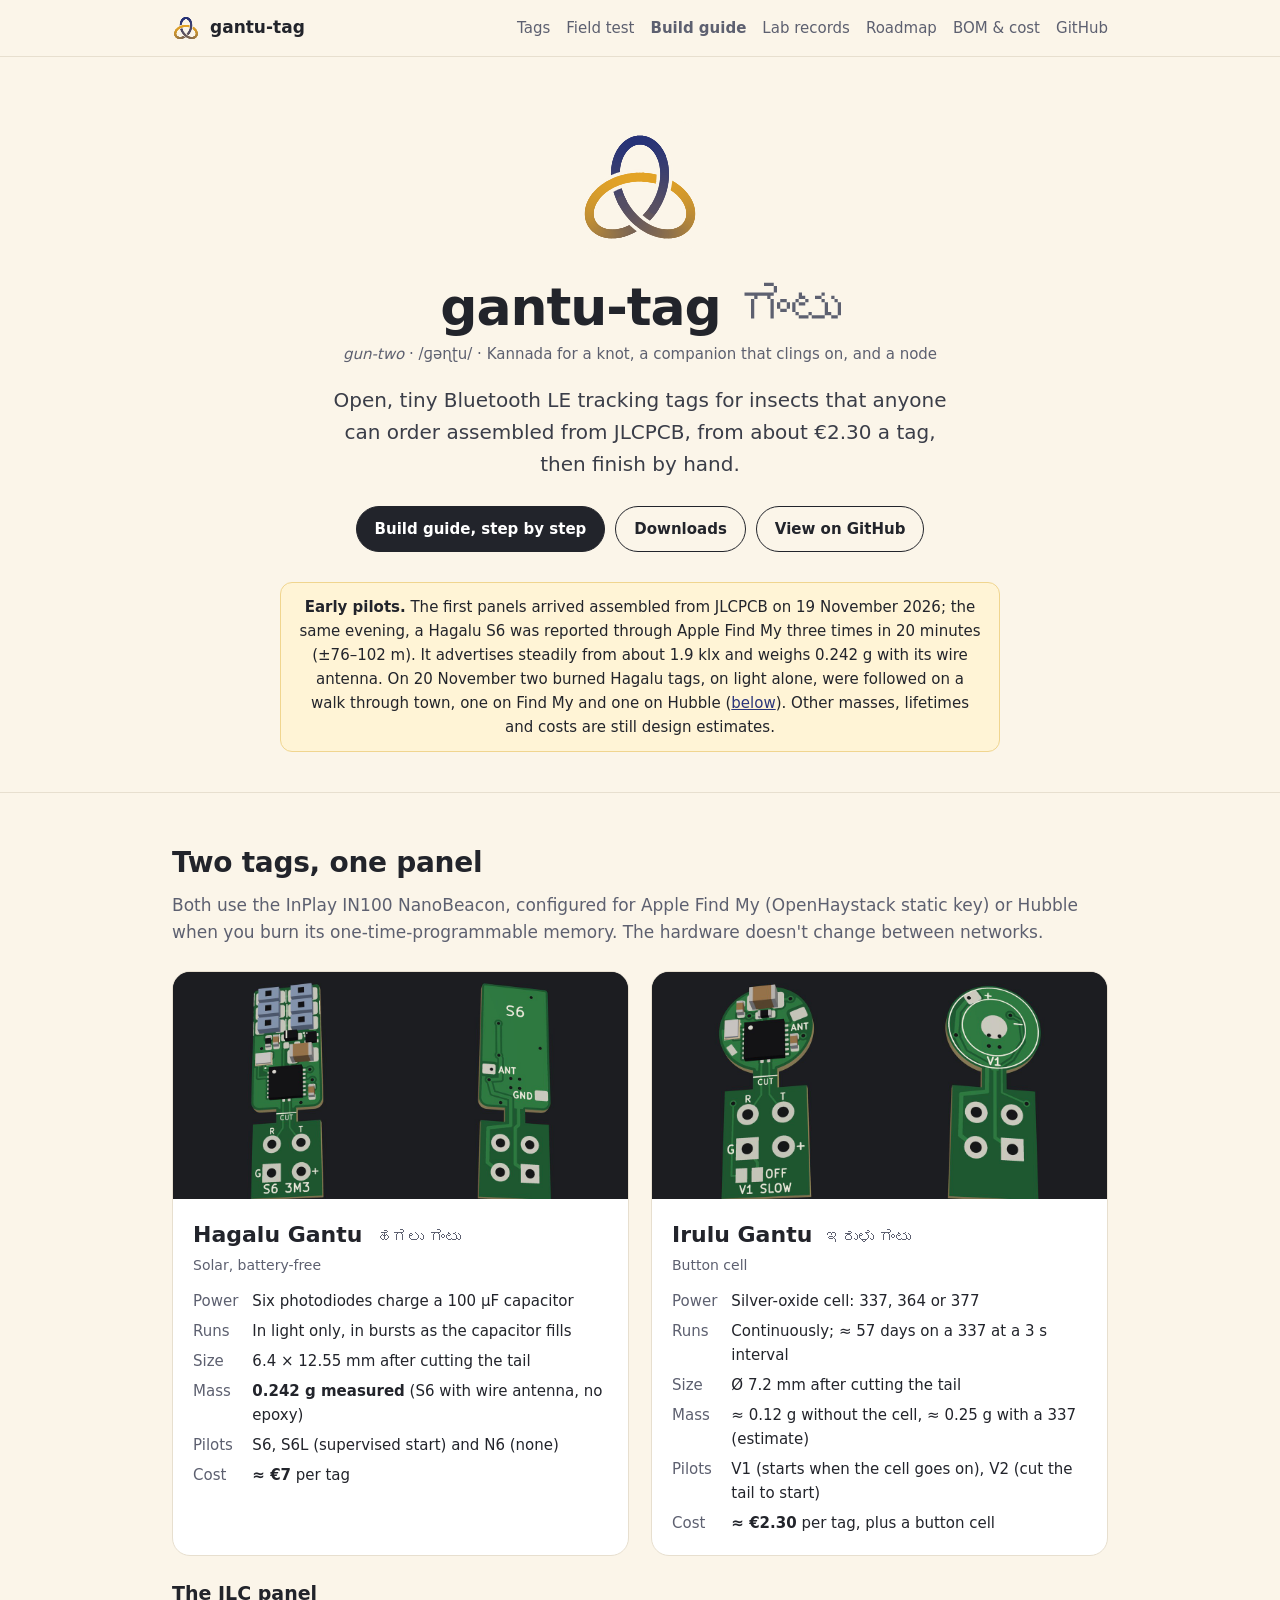
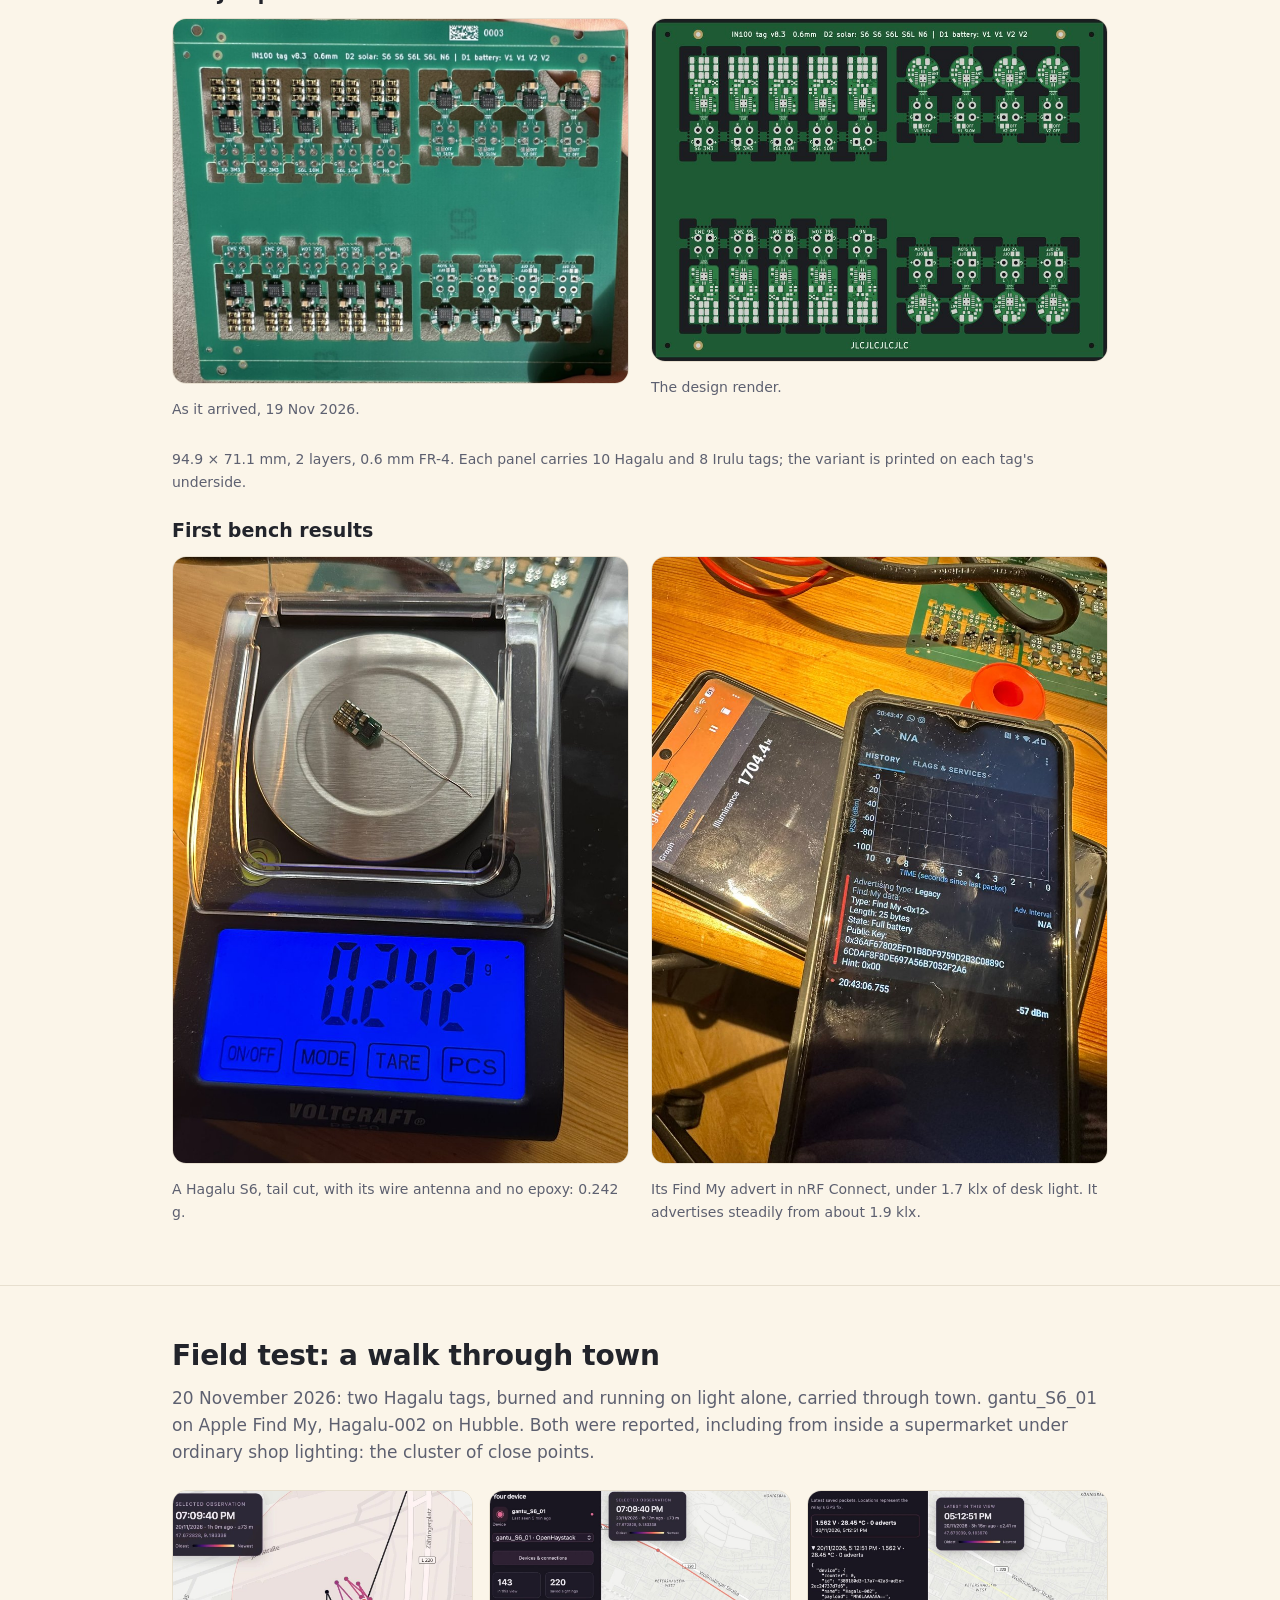
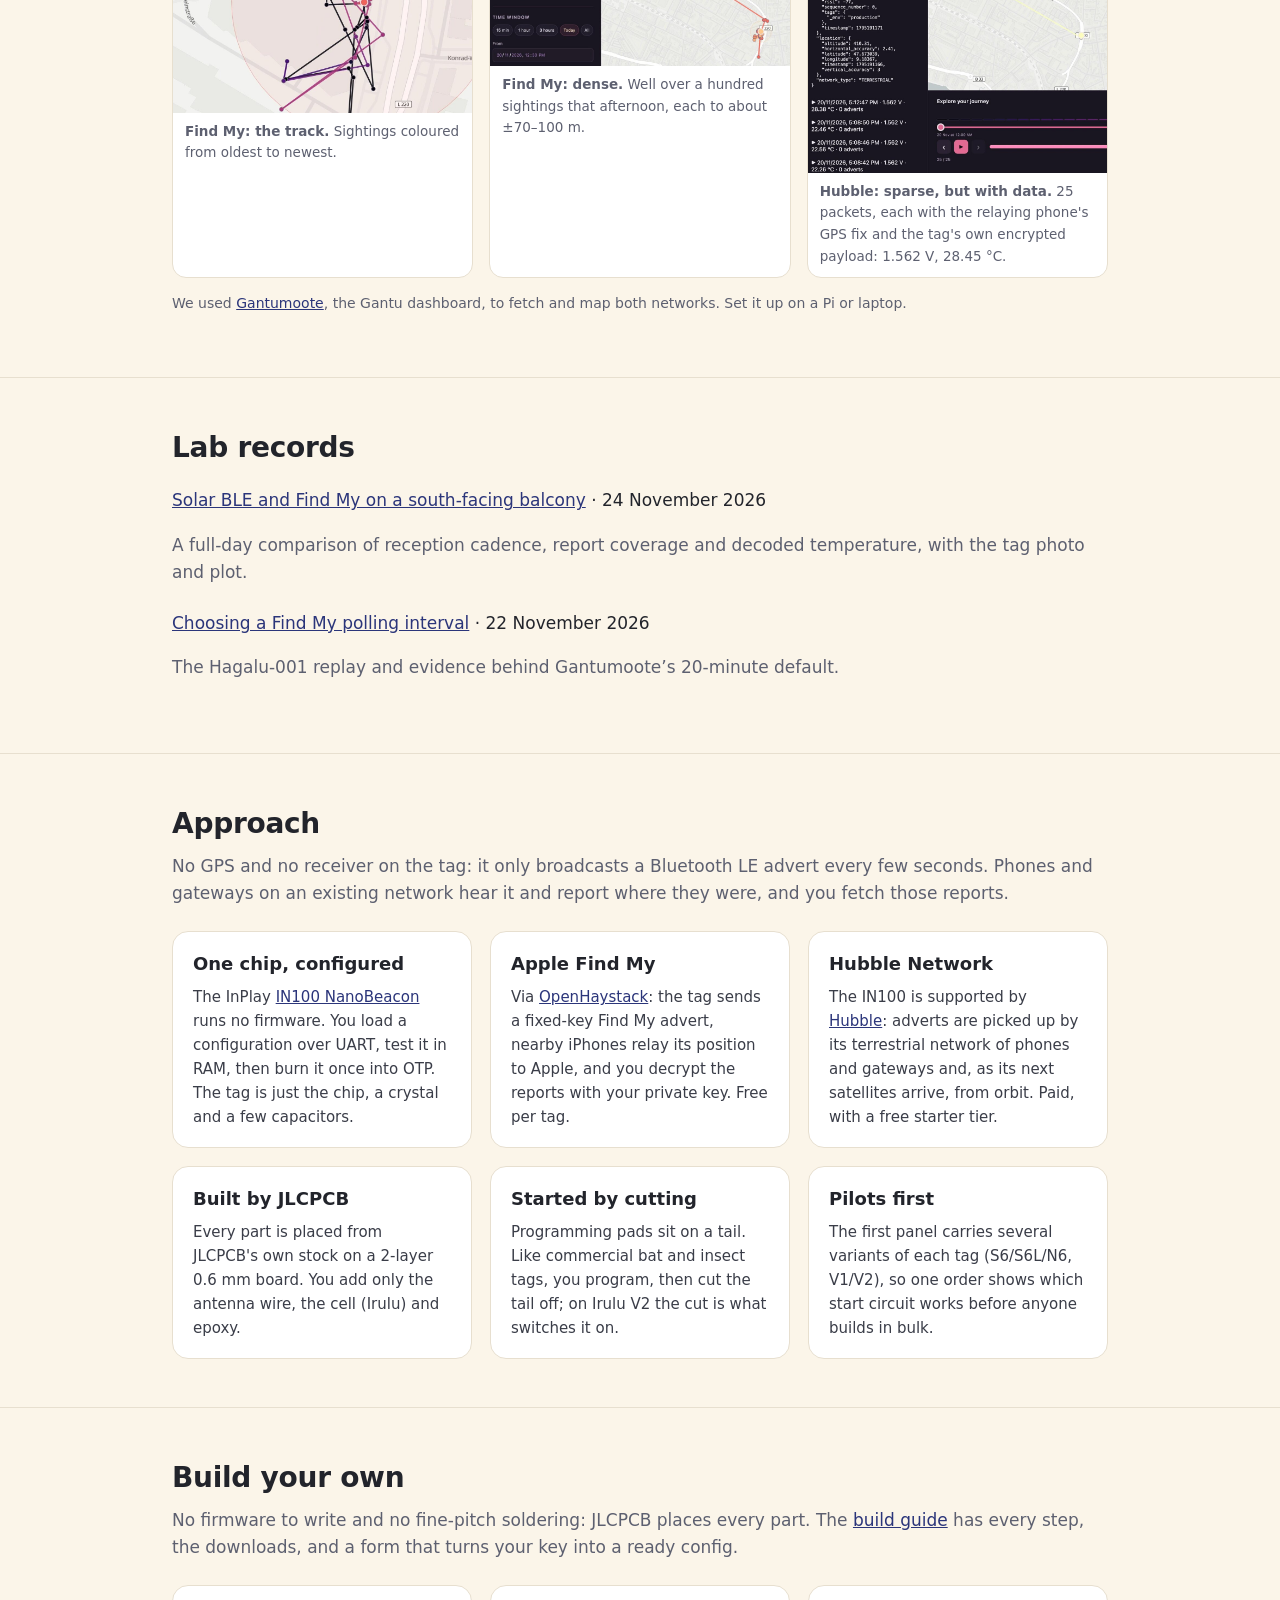
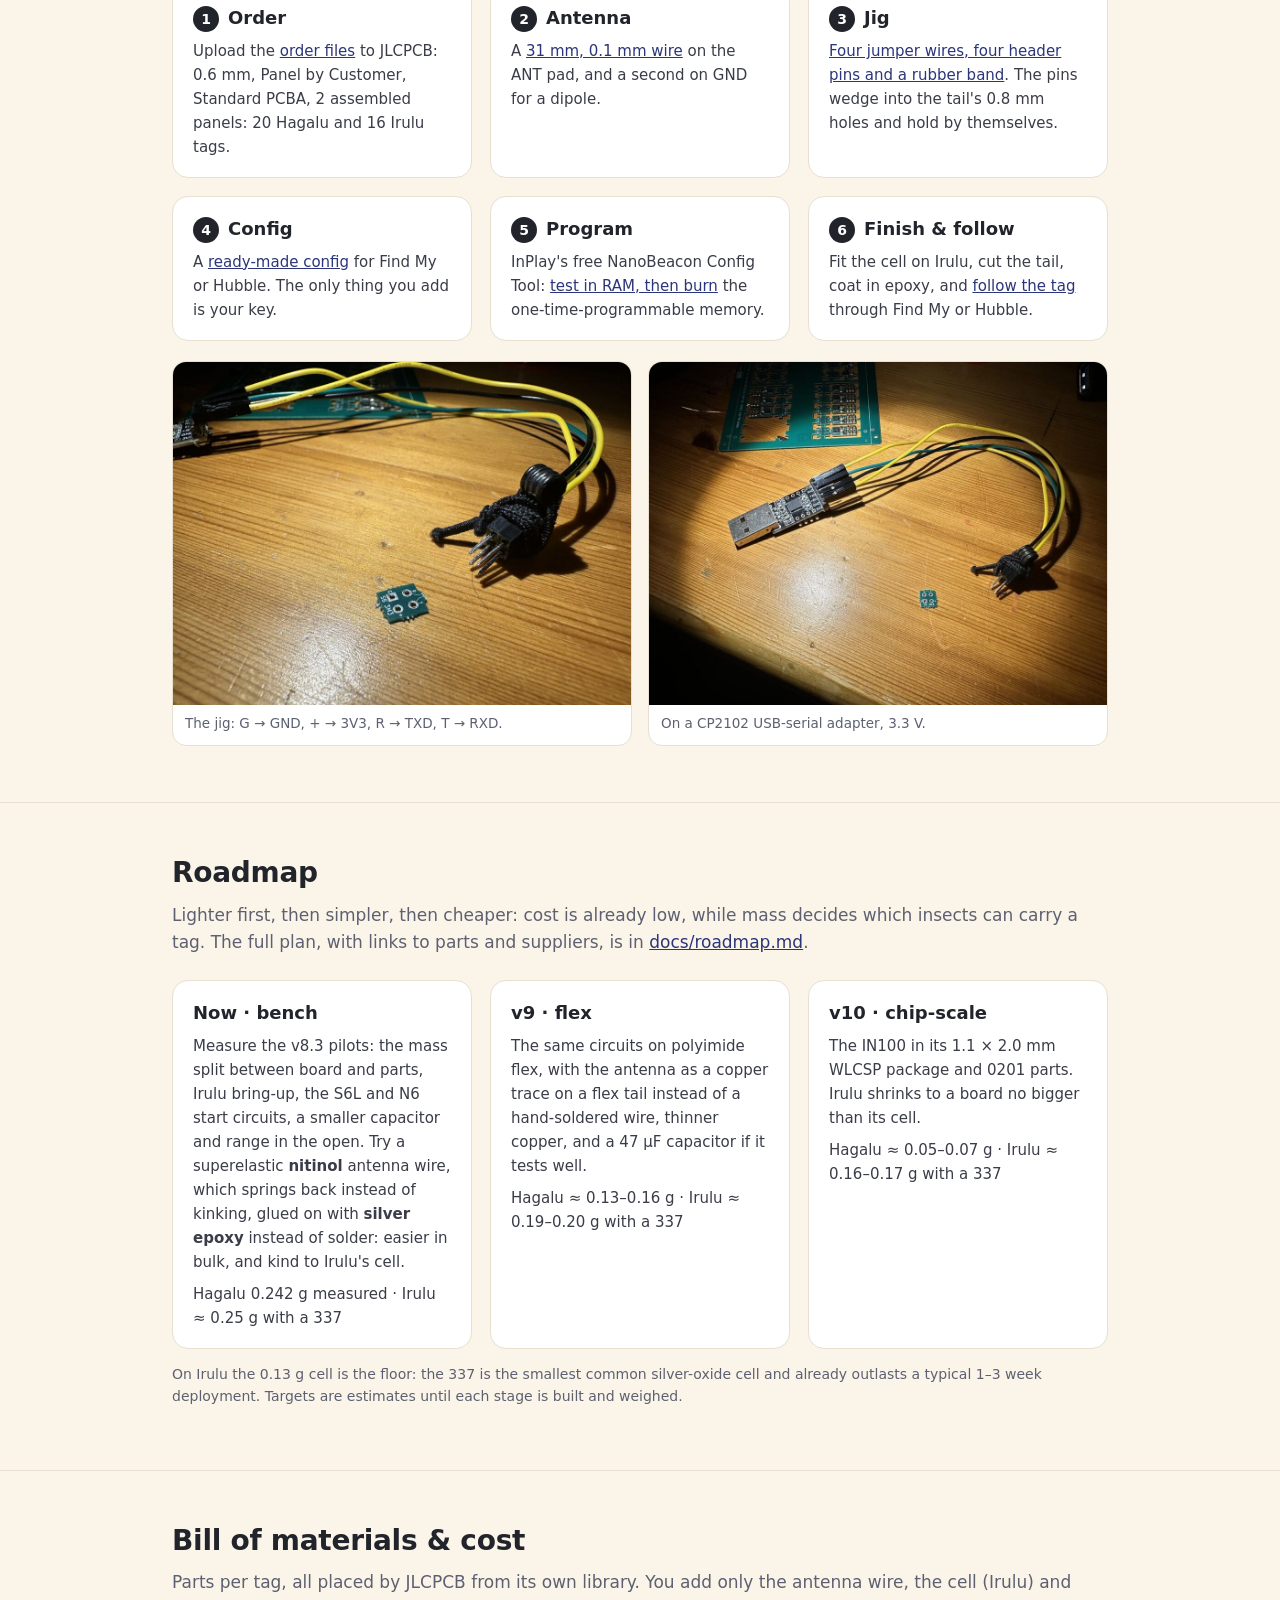
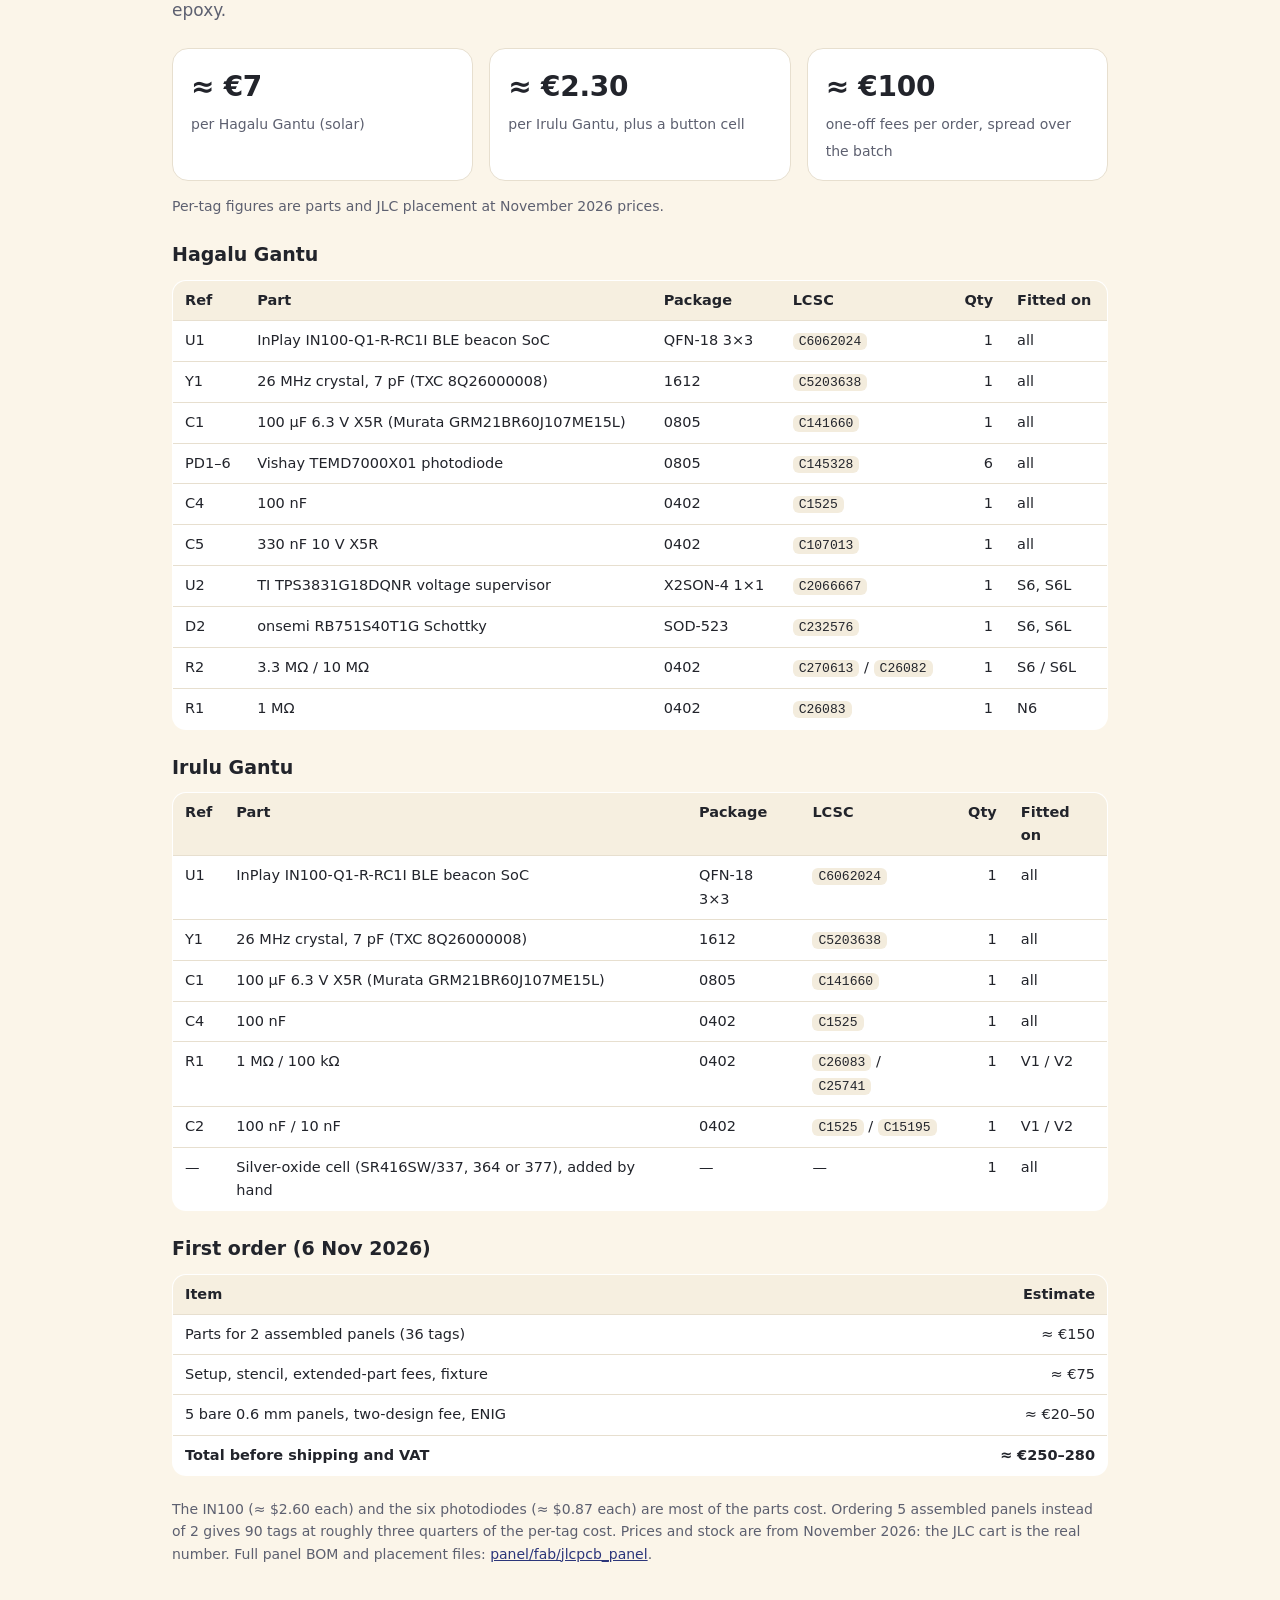
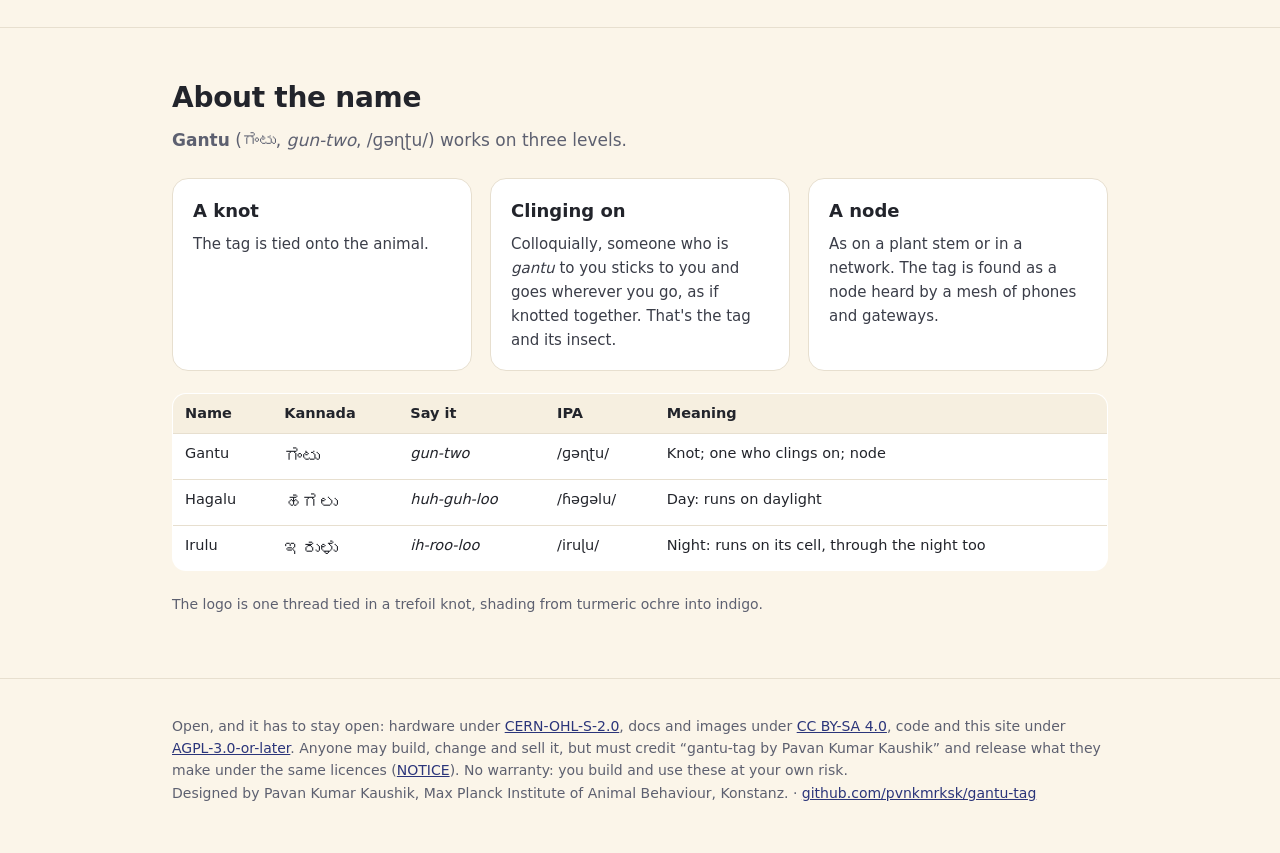
<file: index.html>
<!DOCTYPE html>
<html lang="en">
<head>
<meta charset="utf-8">
<meta name="viewport" content="width=device-width, initial-scale=1">
<title>gantu-tag · open BLE tracking tags for insects</title>
<meta name="description" content="Open, tiny Bluetooth LE tracking tags for insects that anyone can order from JLCPCB: Hagalu Gantu (solar) and Irulu Gantu (button cell), built on the InPlay IN100 for Apple Find My or Hubble.">
<meta property="og:title" content="gantu-tag · open BLE tracking tags for insects">
<meta property="og:description" content="Two open-hardware BLE tags, about 0.25 g, ready to order assembled from JLCPCB: about €7 solar, €2.30 with a button cell.">
<meta property="og:image" content="https://pvnkmrksk.github.io/gantu-tag/img/og.jpg">
<meta property="og:url" content="https://pvnkmrksk.github.io/gantu-tag/">
<meta name="twitter:card" content="summary_large_image">
<link rel="icon" type="image/svg+xml" href="img/gantu.svg">
<link rel="icon" type="image/png" sizes="32x32" href="img/favicon-32.png">
<link rel="apple-touch-icon" href="img/apple-touch-icon.png">
<meta name="theme-color" content="#FBF5E9">
<link rel="stylesheet" href="style.css">
</head>
<body>
<nav><div class="wrap">
  <a class="brand" href="#top"><img src="img/gantu.svg" alt="">gantu-tag</a>
  <div class="links"><a href="#tags">Tags</a><a href="#field" class="opt">Field test</a><a href="guide.html"><b>Build guide</b></a><a href="#lab-records" class="opt">Lab records</a><a href="#roadmap" class="opt">Roadmap</a><a href="#bom" class="opt">BOM &amp; cost</a><a href="https://github.com/pvnkmrksk/gantu-tag">GitHub</a></div>
</div></nav>

<header id="top"><div class="wrap">
  <img class="logo" src="img/gantu.svg" alt="gantu-tag logo: a trefoil knot">
  <h1>gantu-tag <span class="kn">ಗಂಟು</span></h1>
  <p class="say"><i>gun-two</i> · /ɡəɳʈu/ · Kannada for a knot, a companion that clings on, and a node</p>
  <p class="lede">Open, tiny Bluetooth LE tracking tags for insects that anyone can order assembled from JLCPCB, from about €2.30 a tag, then finish by hand.</p>
  <div class="btns">
    <a class="btn primary" href="guide.html">Build guide, step by step</a>
    <a class="btn" href="guide.html#downloads">Downloads</a>
    <a class="btn" href="https://github.com/pvnkmrksk/gantu-tag">View on GitHub</a>
  </div>
  <p class="note"><b>Early pilots.</b> The first panels arrived assembled from JLCPCB on 19 November 2026; the same evening, a Hagalu S6 was reported through Apple Find My three times in 20 minutes (±76–102 m). It advertises steadily from about 1.9 klx and weighs 0.242 g with its wire antenna. On 20 November two burned Hagalu tags, on light alone, were followed on a walk through town, one on Find My and one on Hubble (<a href="#field">below</a>). Other masses, lifetimes and costs are still design estimates.</p>
</div></header>

<section id="tags"><div class="wrap">
  <h2>Two tags, one panel</h2>
  <p class="sub">Both use the InPlay IN100 NanoBeacon, configured for Apple Find My (OpenHaystack static key) or Hubble when you burn its one-time-programmable memory. The hardware doesn't change between networks.</p>
  <div class="tags">
    <article class="card">
      <div class="pics"><img src="img/hagalu-top.jpg" alt="Hagalu Gantu, top render" loading="lazy"><img src="img/hagalu-bottom.jpg" alt="Hagalu Gantu, bottom render" loading="lazy"></div>
      <div class="body">
        <h3>Hagalu Gantu <small>ಹಗಲು ಗಂಟು</small></h3>
        <p class="k">Solar, battery-free</p>
        <dl>
          <dt>Power</dt><dd>Six photodiodes charge a 100 µF capacitor</dd>
          <dt>Runs</dt><dd>In light only, in bursts as the capacitor fills</dd>
          <dt>Size</dt><dd>6.4 × 12.55 mm after cutting the tail</dd>
          <dt>Mass</dt><dd><b>0.242 g measured</b> (S6 with wire antenna, no epoxy)</dd>
          <dt>Pilots</dt><dd>S6, S6L (supervised start) and N6 (none)</dd>
          <dt>Cost</dt><dd><b>≈ €7</b> per tag</dd>
        </dl>
      </div>
    </article>
    <article class="card">
      <div class="pics"><img src="img/irulu-top.jpg" alt="Irulu Gantu, top render" loading="lazy"><img src="img/irulu-bottom.jpg" alt="Irulu Gantu, bottom render" loading="lazy"></div>
      <div class="body">
        <h3>Irulu Gantu <small>ಇರುಳು ಗಂಟು</small></h3>
        <p class="k">Button cell</p>
        <dl>
          <dt>Power</dt><dd>Silver-oxide cell: 337, 364 or 377</dd>
          <dt>Runs</dt><dd>Continuously; ≈ 57 days on a 337 at a 3 s interval</dd>
          <dt>Size</dt><dd>Ø 7.2 mm after cutting the tail</dd>
          <dt>Mass</dt><dd>≈ 0.12 g without the cell, ≈ 0.25 g with a 337 (estimate)</dd>
          <dt>Pilots</dt><dd>V1 (starts when the cell goes on), V2 (cut the tail to start)</dd>
          <dt>Cost</dt><dd><b>≈ €2.30</b> per tag, plus a button cell</dd>
        </dl>
      </div>
    </article>
  </div>
  <h3 class="t">The JLC panel</h3>
  <div class="tags">
    <div class="panel"><img src="img/panel-photo.jpg" alt="An assembled panel as it arrived from JLCPCB" loading="lazy"><p class="small">As it arrived, 19 Nov 2026.</p></div>
    <div class="panel"><img src="img/panel-top.jpg" alt="Render of the combined 0.6 mm panel" loading="lazy"><p class="small">The design render.</p></div>
  </div>
  <p class="small">94.9 × 71.1 mm, 2 layers, 0.6 mm FR-4. Each panel carries 10 Hagalu and 8 Irulu tags; the variant is printed on each tag's underside.</p>
  <h3 class="t">First bench results</h3>
  <div class="tags">
    <div class="panel"><img src="img/bench-scale.jpg" alt="A Hagalu S6 with its wire antenna on a 1 mg scale, reading 0.242 g" loading="lazy"><p class="small">A Hagalu S6, tail cut, with its wire antenna and no epoxy: 0.242 g.</p></div>
    <div class="panel"><img src="img/bench-findmy.jpg" alt="nRF Connect showing a Find My advert from the tag at -57 dBm, next to a phone reading 1704 lx" loading="lazy"><p class="small">Its Find My advert in nRF Connect, under 1.7 klx of desk light. It advertises steadily from about 1.9 klx.</p></div>
  </div>
</div></section>

<section id="field"><div class="wrap">
  <h2>Field test: a walk through town</h2>
  <p class="sub">20 November 2026: two Hagalu tags, burned and running on light alone, carried through town. gantu_S6_01 on Apple Find My, Hagalu-002 on Hubble. Both were reported, including from inside a supermarket under ordinary shop lighting: the cluster of close points.</p>
  <div class="figs">
    <figure><img src="img/walk-findmy-track.jpg" alt="Map of Find My sightings of a Hagalu tag, coloured from oldest to newest" loading="lazy"><figcaption><b>Find My: the track.</b> Sightings coloured from oldest to newest.</figcaption></figure>
    <figure><img src="img/walk-findmy-sightings.jpg" alt="Dashboard listing 143 Find My sightings in view and 220 saved" loading="lazy"><figcaption><b>Find My: dense.</b> Well over a hundred sightings that afternoon, each to about ±70–100 m.</figcaption></figure>
    <figure><img src="img/walk-hubble-payload.jpg" alt="A Hubble packet decoded as 1.562 V, 28.45 degrees C, 0 adverts, with the relay's GPS fix" loading="lazy"><figcaption><b>Hubble: sparse, but with data.</b> 25 packets, each with the relaying phone's GPS fix and the tag's own encrypted payload: 1.562 V, 28.45 °C.</figcaption></figure>
  </div>
  <p class="small">We used <a href="https://github.com/pvnkmrksk/gantumoote">Gantumoote</a>, the Gantu dashboard, to fetch and map both networks. Set it up on a Pi or laptop.</p>
</div></section>

<section id="lab-records"><div class="wrap">
  <h2>Lab records</h2>
  <p><a href="lab-records/2026-11-24-balcony-find-my.html">Solar BLE and Find My on a south-facing balcony</a> · <time datetime="2026-11-24">24 November 2026</time></p>
  <p class="sub">A full-day comparison of reception cadence, report coverage and decoded temperature, with the tag photo and plot.</p>
  <p><a href="lab-records/2026-11-22-find-my-polling.html">Choosing a Find My polling interval</a> · <time datetime="2026-11-22">22 November 2026</time></p>
  <p class="sub">The Hagalu-001 replay and evidence behind Gantumoote’s 20-minute default.</p>
</div></section>

<section id="approach"><div class="wrap">
  <h2>Approach</h2>
  <p class="sub">No GPS and no receiver on the tag: it only broadcasts a Bluetooth LE advert every few seconds. Phones and gateways on an existing network hear it and report where they were, and you fetch those reports.</p>
  <div class="steps nonum">
    <div class="step"><h3>One chip, configured</h3><p>The InPlay <a href="https://inplay-tech.com/in100">IN100 NanoBeacon</a> runs no firmware. You load a configuration over UART, test it in RAM, then burn it once into OTP. The tag is just the chip, a crystal and a few capacitors.</p></div>
    <div class="step"><h3>Apple Find My</h3><p>Via <a href="https://github.com/seemoo-lab/openhaystack">OpenHaystack</a>: the tag sends a fixed-key Find My advert, nearby iPhones relay its position to Apple, and you decrypt the reports with your private key. Free per tag.</p></div>
    <div class="step"><h3>Hubble Network</h3><p>The IN100 is supported by <a href="https://hubble.com">Hubble</a>: adverts are picked up by its terrestrial network of phones and gateways and, as its next satellites arrive, from orbit. Paid, with a free starter tier.</p></div>
    <div class="step"><h3>Built by JLCPCB</h3><p>Every part is placed from JLCPCB's own stock on a 2-layer 0.6 mm board. You add only the antenna wire, the cell (Irulu) and epoxy.</p></div>
    <div class="step"><h3>Started by cutting</h3><p>Programming pads sit on a tail. Like commercial bat and insect tags, you program, then cut the tail off; on Irulu V2 the cut is what switches it on.</p></div>
    <div class="step"><h3>Pilots first</h3><p>The first panel carries several variants of each tag (S6/S6L/N6, V1/V2), so one order shows which start circuit works before anyone builds in bulk.</p></div>
  </div>
</div></section>

<section id="build"><div class="wrap">
  <h2>Build your own</h2>
  <p class="sub">No firmware to write and no fine-pitch soldering: JLCPCB places every part. The <a href="guide.html">build guide</a> has every step, the downloads, and a form that turns your key into a ready config.</p>
  <div class="steps">
    <div class="step"><h3>Order</h3><p>Upload the <a href="guide.html#order">order files</a> to JLCPCB: 0.6 mm, Panel by Customer, Standard PCBA, 2 assembled panels: 20 Hagalu and 16 Irulu tags.</p></div>
    <div class="step"><h3>Antenna</h3><p>A <a href="guide.html#antenna">31 mm, 0.1 mm wire</a> on the ANT pad, and a second on GND for a dipole.</p></div>
    <div class="step"><h3>Jig</h3><p><a href="guide.html#jig">Four jumper wires, four header pins and a rubber band</a>. The pins wedge into the tail's 0.8 mm holes and hold by themselves.</p></div>
    <div class="step"><h3>Config</h3><p>A <a href="guide.html#configure">ready-made config</a> for Find My or Hubble. The only thing you add is your key.</p></div>
    <div class="step"><h3>Program</h3><p>InPlay's free NanoBeacon Config Tool: <a href="guide.html#program">test in RAM, then burn</a> the one-time-programmable memory.</p></div>
    <div class="step"><h3>Finish &amp; follow</h3><p>Fit the cell on Irulu, cut the tail, coat in epoxy, and <a href="guide.html#follow">follow the tag</a> through Find My or Hubble.</p></div>
  </div>
  <div class="figs" style="margin-top:20px">
    <figure><img src="img/jig-pins-rubber-band.jpg" alt="Four header pins in jumper wires, held square by an elastic band, next to a tail with holes marked G, R, T and +" loading="lazy"><figcaption>The jig: G → GND, + → 3V3, R → TXD, T → RXD.</figcaption></figure>
    <figure><img src="img/jig-cp2102-dupont.jpg" alt="The jig wired to a CP2102 USB-serial adapter" loading="lazy"><figcaption>On a CP2102 USB-serial adapter, 3.3 V.</figcaption></figure>
  </div>
</div></section>

<section id="roadmap"><div class="wrap">
  <h2>Roadmap</h2>
  <p class="sub">Lighter first, then simpler, then cheaper: cost is already low, while mass decides which insects can carry a tag. The full plan, with links to parts and suppliers, is in <a href="https://github.com/pvnkmrksk/gantu-tag/blob/main/docs/roadmap.md">docs/roadmap.md</a>.</p>
  <div class="steps nonum">
    <div class="step"><h3>Now · bench</h3><p>Measure the v8.3 pilots: the mass split between board and parts, Irulu bring-up, the S6L and N6 start circuits, a smaller capacitor and range in the open. Try a superelastic <b>nitinol</b> antenna wire, which springs back instead of kinking, glued on with <b>silver epoxy</b> instead of solder: easier in bulk, and kind to Irulu's cell.</p><p class="small" style="margin-top:8px">Hagalu 0.242 g measured · Irulu ≈ 0.25 g with a 337</p></div>
    <div class="step"><h3>v9 · flex</h3><p>The same circuits on polyimide flex, with the antenna as a copper trace on a flex tail instead of a hand-soldered wire, thinner copper, and a 47 µF capacitor if it tests well.</p><p class="small" style="margin-top:8px">Hagalu ≈ 0.13–0.16 g · Irulu ≈ 0.19–0.20 g with a 337</p></div>
    <div class="step"><h3>v10 · chip-scale</h3><p>The IN100 in its 1.1 × 2.0 mm WLCSP package and 0201 parts. Irulu shrinks to a board no bigger than its cell.</p><p class="small" style="margin-top:8px">Hagalu ≈ 0.05–0.07 g · Irulu ≈ 0.16–0.17 g with a 337</p></div>
  </div>
  <p class="small">On Irulu the 0.13 g cell is the floor: the 337 is the smallest common silver-oxide cell and already outlasts a typical 1–3 week deployment. Targets are estimates until each stage is built and weighed.</p>
</div></section>

<section id="bom"><div class="wrap">
  <h2>Bill of materials &amp; cost</h2>
  <p class="sub">Parts per tag, all placed by JLCPCB from its own library. You add only the antenna wire, the cell (Irulu) and epoxy.</p>

  <div class="cost">
    <div class="stat"><b>≈ €7</b><span>per Hagalu Gantu (solar)</span></div>
    <div class="stat"><b>≈ €2.30</b><span>per Irulu Gantu, plus a button cell</span></div>
    <div class="stat"><b>≈ €100</b><span>one-off fees per order, spread over the batch</span></div>
  </div>
  <p class="small" style="margin:-6px 0 18px">Per-tag figures are parts and JLC placement at November 2026 prices.</p>

  <h3 class="t">Hagalu Gantu</h3>
  <div class="tw"><table>
    <tr><th>Ref</th><th>Part</th><th>Package</th><th>LCSC</th><th class="n">Qty</th><th>Fitted on</th></tr>
    <tr><td>U1</td><td>InPlay IN100-Q1-R-RC1I BLE beacon SoC</td><td>QFN-18 3×3</td><td><code>C6062024</code></td><td class="n">1</td><td>all</td></tr>
    <tr><td>Y1</td><td>26 MHz crystal, 7 pF (TXC 8Q26000008)</td><td>1612</td><td><code>C5203638</code></td><td class="n">1</td><td>all</td></tr>
    <tr><td>C1</td><td>100 µF 6.3 V X5R (Murata GRM21BR60J107ME15L)</td><td>0805</td><td><code>C141660</code></td><td class="n">1</td><td>all</td></tr>
    <tr><td>PD1–6</td><td>Vishay TEMD7000X01 photodiode</td><td>0805</td><td><code>C145328</code></td><td class="n">6</td><td>all</td></tr>
    <tr><td>C4</td><td>100 nF</td><td>0402</td><td><code>C1525</code></td><td class="n">1</td><td>all</td></tr>
    <tr><td>C5</td><td>330 nF 10 V X5R</td><td>0402</td><td><code>C107013</code></td><td class="n">1</td><td>all</td></tr>
    <tr><td>U2</td><td>TI TPS3831G18DQNR voltage supervisor</td><td>X2SON-4 1×1</td><td><code>C2066667</code></td><td class="n">1</td><td>S6, S6L</td></tr>
    <tr><td>D2</td><td>onsemi RB751S40T1G Schottky</td><td>SOD-523</td><td><code>C232576</code></td><td class="n">1</td><td>S6, S6L</td></tr>
    <tr><td>R2</td><td>3.3 MΩ / 10 MΩ</td><td>0402</td><td><code>C270613</code> / <code>C26082</code></td><td class="n">1</td><td>S6 / S6L</td></tr>
    <tr><td>R1</td><td>1 MΩ</td><td>0402</td><td><code>C26083</code></td><td class="n">1</td><td>N6</td></tr>
  </table></div>

  <h3 class="t">Irulu Gantu</h3>
  <div class="tw"><table>
    <tr><th>Ref</th><th>Part</th><th>Package</th><th>LCSC</th><th class="n">Qty</th><th>Fitted on</th></tr>
    <tr><td>U1</td><td>InPlay IN100-Q1-R-RC1I BLE beacon SoC</td><td>QFN-18 3×3</td><td><code>C6062024</code></td><td class="n">1</td><td>all</td></tr>
    <tr><td>Y1</td><td>26 MHz crystal, 7 pF (TXC 8Q26000008)</td><td>1612</td><td><code>C5203638</code></td><td class="n">1</td><td>all</td></tr>
    <tr><td>C1</td><td>100 µF 6.3 V X5R (Murata GRM21BR60J107ME15L)</td><td>0805</td><td><code>C141660</code></td><td class="n">1</td><td>all</td></tr>
    <tr><td>C4</td><td>100 nF</td><td>0402</td><td><code>C1525</code></td><td class="n">1</td><td>all</td></tr>
    <tr><td>R1</td><td>1 MΩ / 100 kΩ</td><td>0402</td><td><code>C26083</code> / <code>C25741</code></td><td class="n">1</td><td>V1 / V2</td></tr>
    <tr><td>C2</td><td>100 nF / 10 nF</td><td>0402</td><td><code>C1525</code> / <code>C15195</code></td><td class="n">1</td><td>V1 / V2</td></tr>
    <tr><td>—</td><td>Silver-oxide cell (SR416SW/337, 364 or 377), added by hand</td><td>—</td><td>—</td><td class="n">1</td><td>all</td></tr>
  </table></div>

  <h3 class="t">First order (6 Nov 2026)</h3>
  <div class="tw"><table>
    <tr><th>Item</th><th class="n">Estimate</th></tr>
    <tr><td>Parts for 2 assembled panels (36 tags)</td><td class="n">≈ €150</td></tr>
    <tr><td>Setup, stencil, extended-part fees, fixture</td><td class="n">≈ €75</td></tr>
    <tr><td>5 bare 0.6 mm panels, two-design fee, ENIG</td><td class="n">≈ €20–50</td></tr>
    <tr><td><b>Total before shipping and VAT</b></td><td class="n"><b>≈ €250–280</b></td></tr>
  </table></div>
  <p class="small">The IN100 (≈ $2.60 each) and the six photodiodes (≈ $0.87 each) are most of the parts cost. Ordering 5 assembled panels instead of 2 gives 90 tags at roughly three quarters of the per-tag cost. Prices and stock are from November 2026: the JLC cart is the real number. Full panel BOM and placement files: <a href="https://github.com/pvnkmrksk/gantu-tag/tree/main/panel/fab/jlcpcb_panel">panel/fab/jlcpcb_panel</a>.</p>
</div></section>

<section id="name"><div class="wrap">
  <h2>About the name</h2>
  <p class="sub"><b>Gantu</b> (ಗಂಟು, <i>gun-two</i>, /ɡəɳʈu/) works on three levels.</p>
  <div class="steps nonum">
    <div class="step"><h3>A knot</h3><p>The tag is tied onto the animal.</p></div>
    <div class="step"><h3>Clinging on</h3><p>Colloquially, someone who is <i>gantu</i> to you sticks to you and goes wherever you go, as if knotted together. That's the tag and its insect.</p></div>
    <div class="step"><h3>A node</h3><p>As on a plant stem or in a network. The tag is found as a node heard by a mesh of phones and gateways.</p></div>
  </div>
  <div class="tw" style="margin-top:22px"><table class="name">
    <tr><th>Name</th><th>Kannada</th><th>Say it</th><th>IPA</th><th>Meaning</th></tr>
    <tr><td>Gantu</td><td>ಗಂಟು</td><td><i>gun-two</i></td><td>/ɡəɳʈu/</td><td>Knot; one who clings on; node</td></tr>
    <tr><td>Hagalu</td><td>ಹಗಲು</td><td><i>huh-guh-loo</i></td><td>/ɦəɡəlu/</td><td>Day: runs on daylight</td></tr>
    <tr><td>Irulu</td><td>ಇರುಳು</td><td><i>ih-roo-loo</i></td><td>/iruɭu/</td><td>Night: runs on its cell, through the night too</td></tr>
  </table></div>
  <p class="small">The logo is one thread tied in a trefoil knot, shading from turmeric ochre into indigo.</p>
</div></section>

<footer><div class="wrap">
  Open, and it has to stay open: hardware under <a href="https://github.com/pvnkmrksk/gantu-tag/blob/main/LICENSE">CERN-OHL-S-2.0</a>, docs and images under <a href="https://github.com/pvnkmrksk/gantu-tag/blob/main/LICENSE-DOCS">CC BY-SA 4.0</a>, code and this site under <a href="https://github.com/pvnkmrksk/gantu-tag/blob/main/LICENSE-CODE">AGPL-3.0-or-later</a>. Anyone may build, change and sell it, but must credit “gantu-tag by Pavan Kumar Kaushik” and release what they make under the same licences (<a href="https://github.com/pvnkmrksk/gantu-tag/blob/main/NOTICE">NOTICE</a>). No warranty: you build and use these at your own risk.<br>
  Designed by Pavan Kumar Kaushik, Max Planck Institute of Animal Behaviour, Konstanz. · <a href="https://github.com/pvnkmrksk/gantu-tag">github.com/pvnkmrksk/gantu-tag</a>
</div></footer>
</body>
</html>
</file>
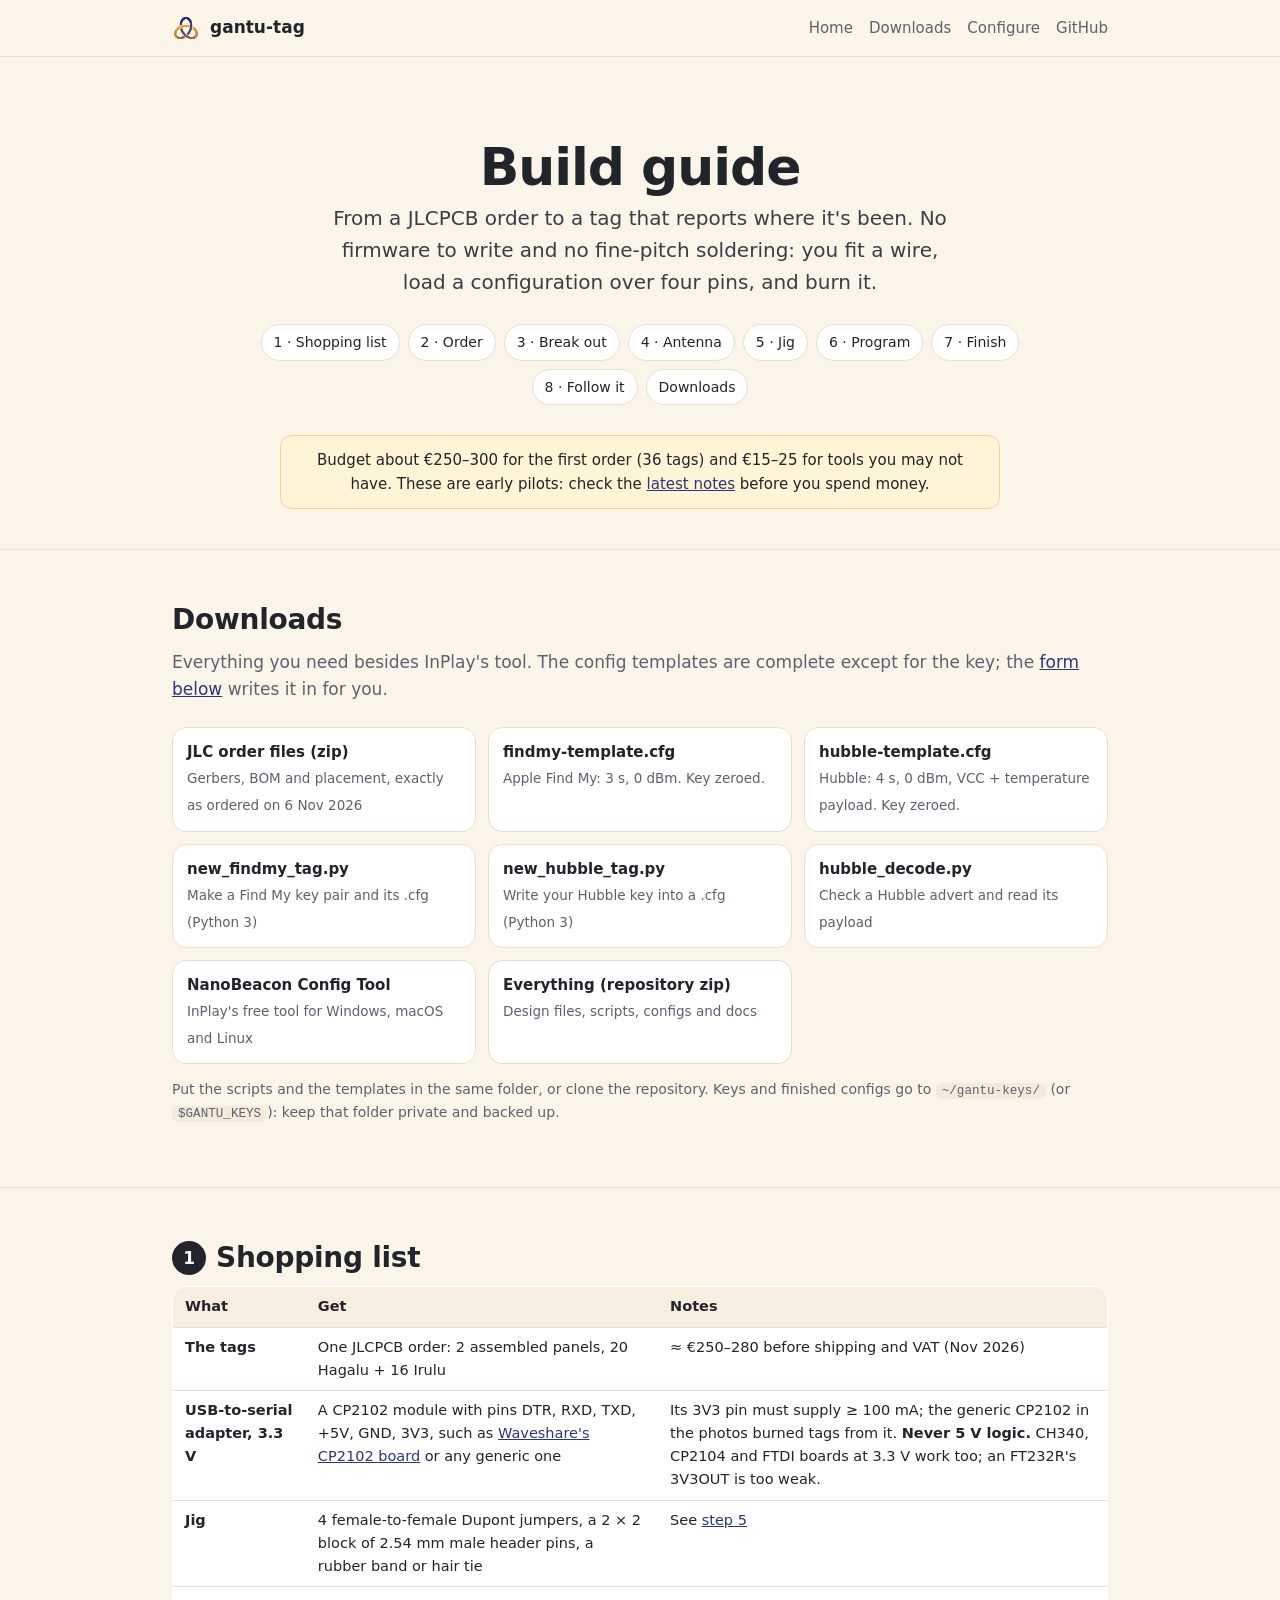
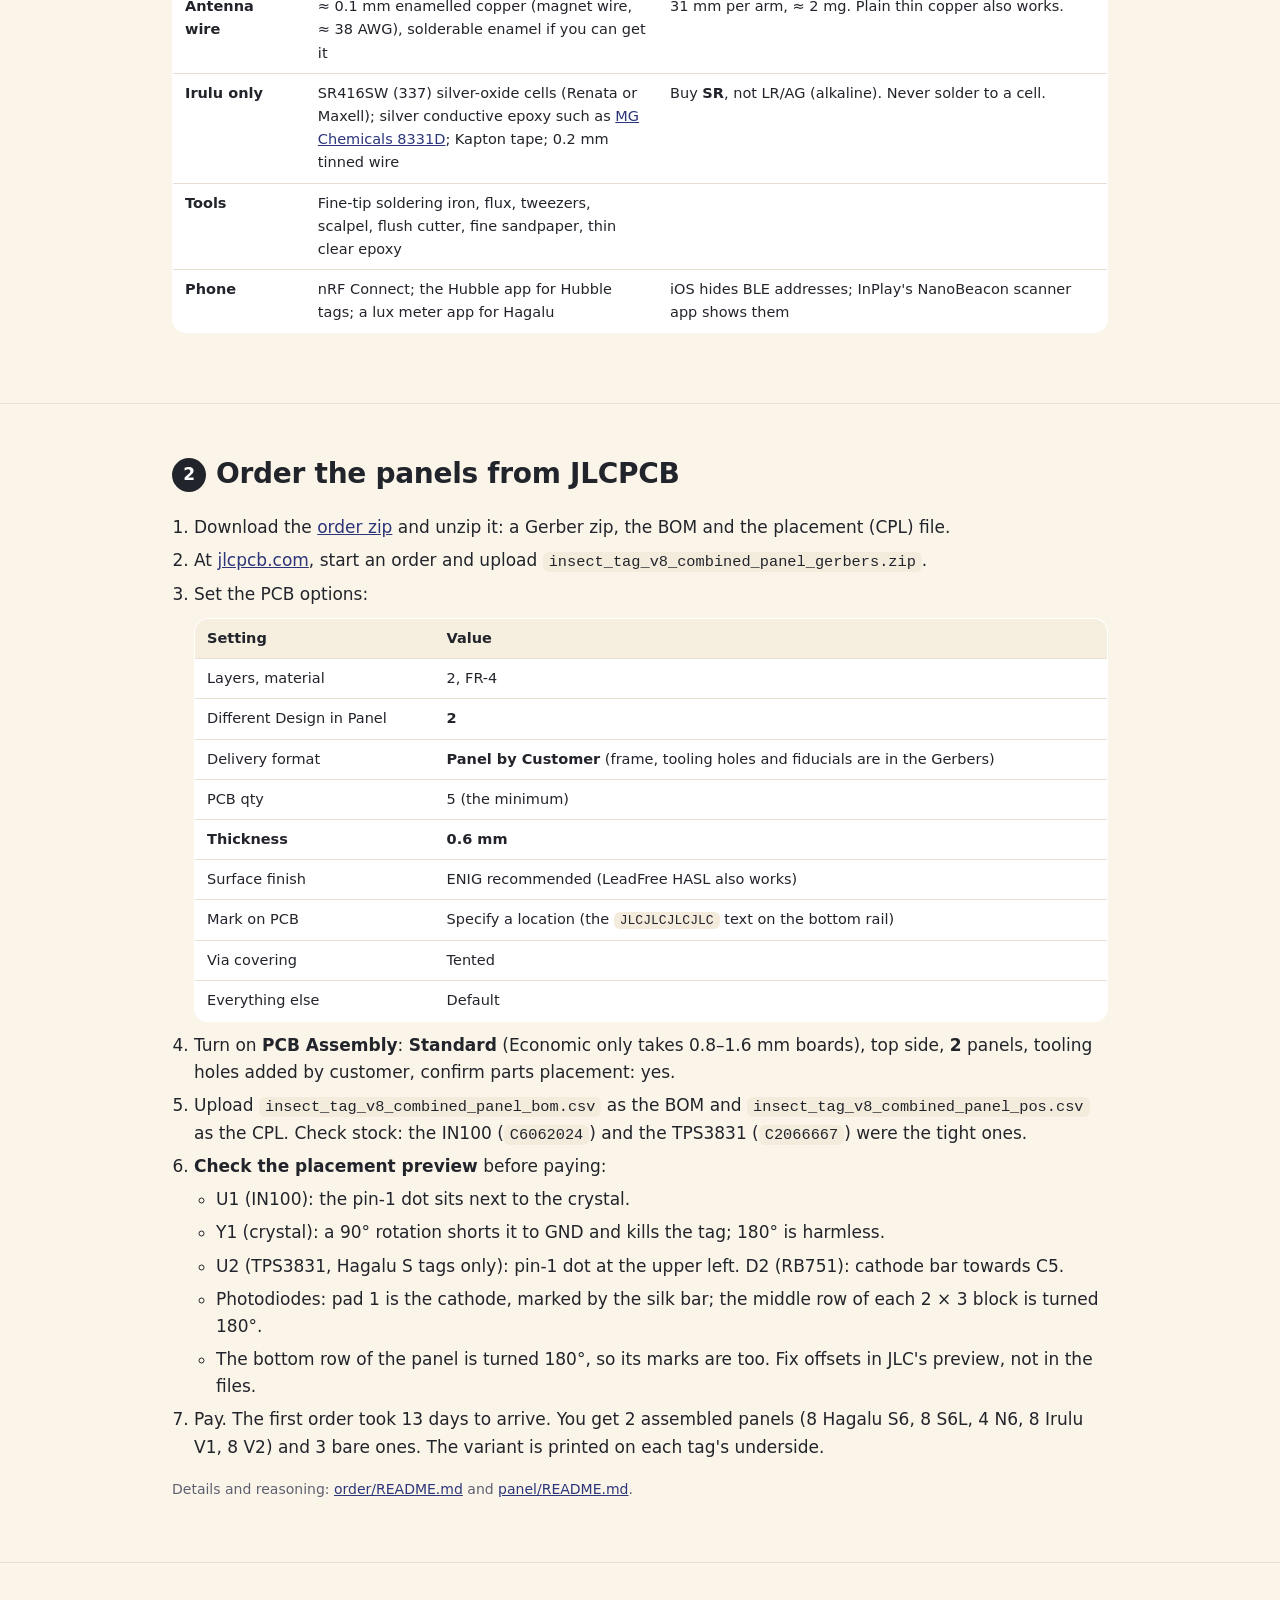
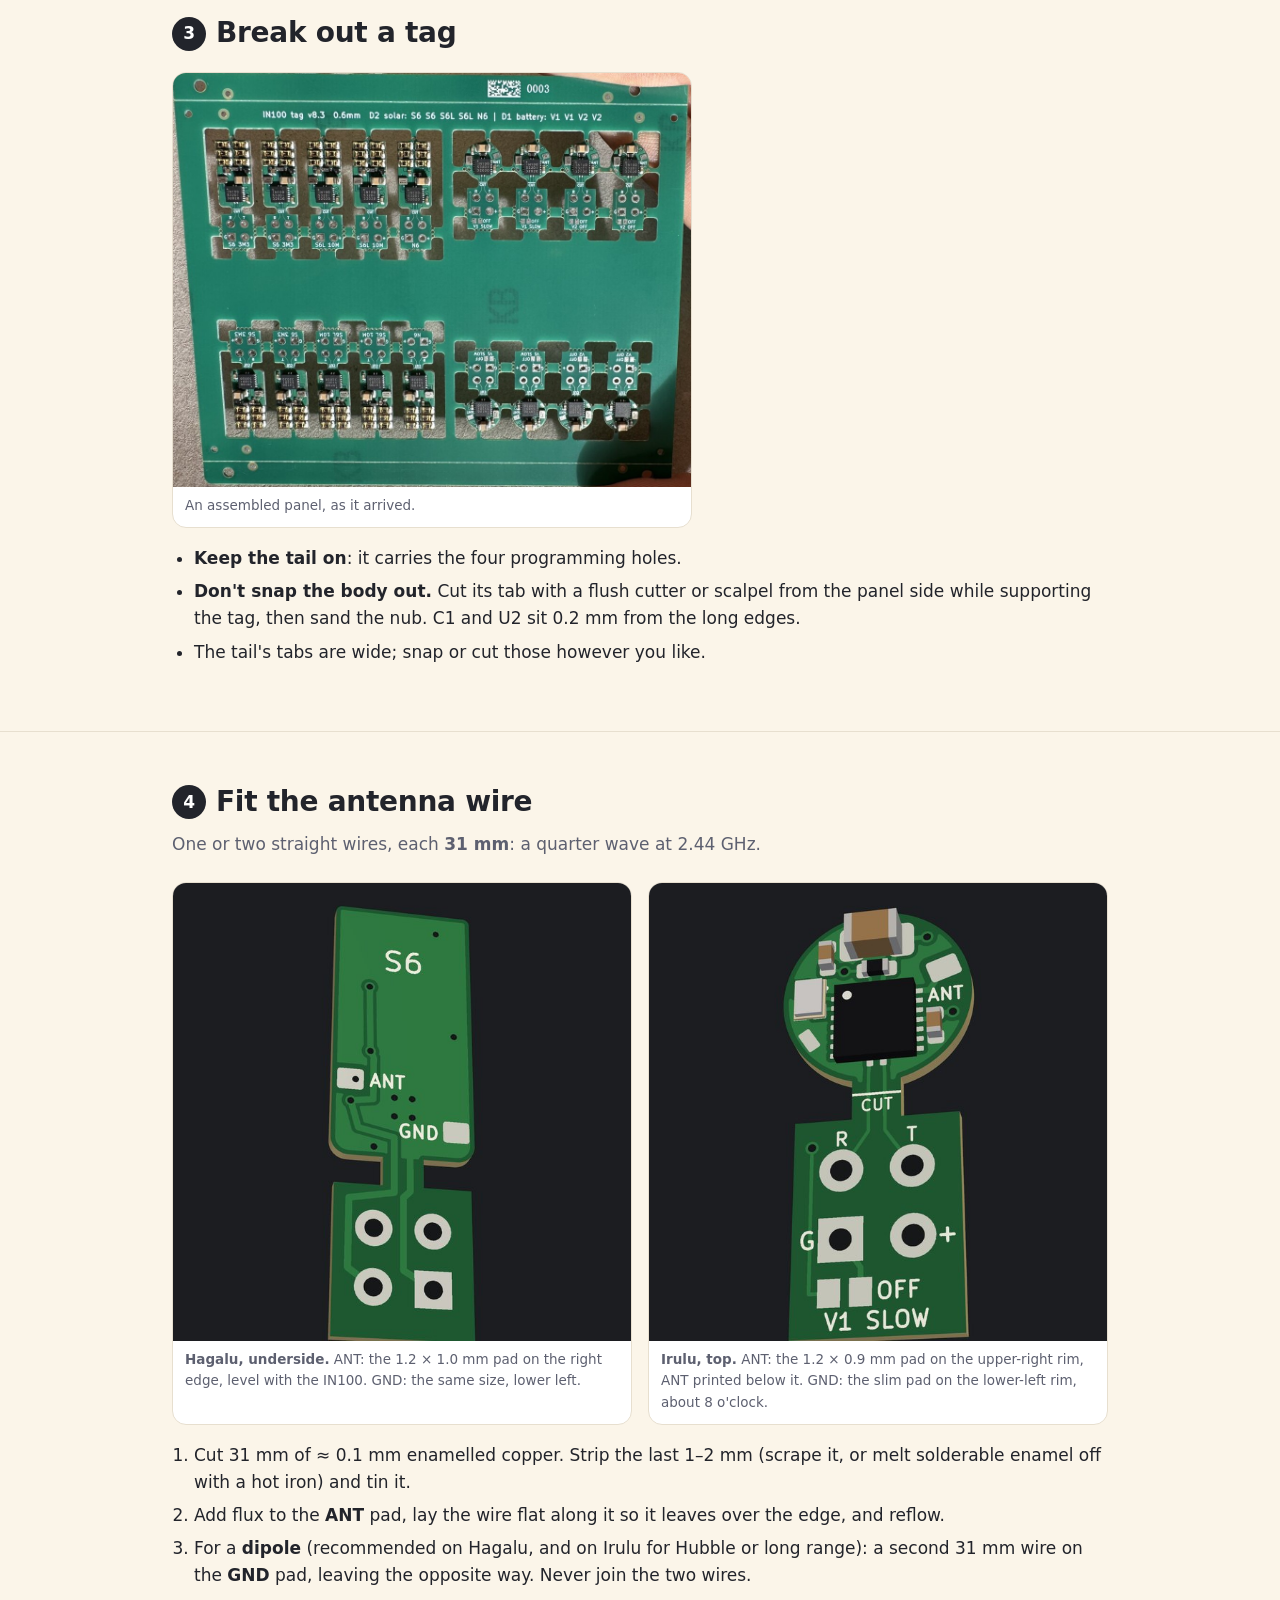
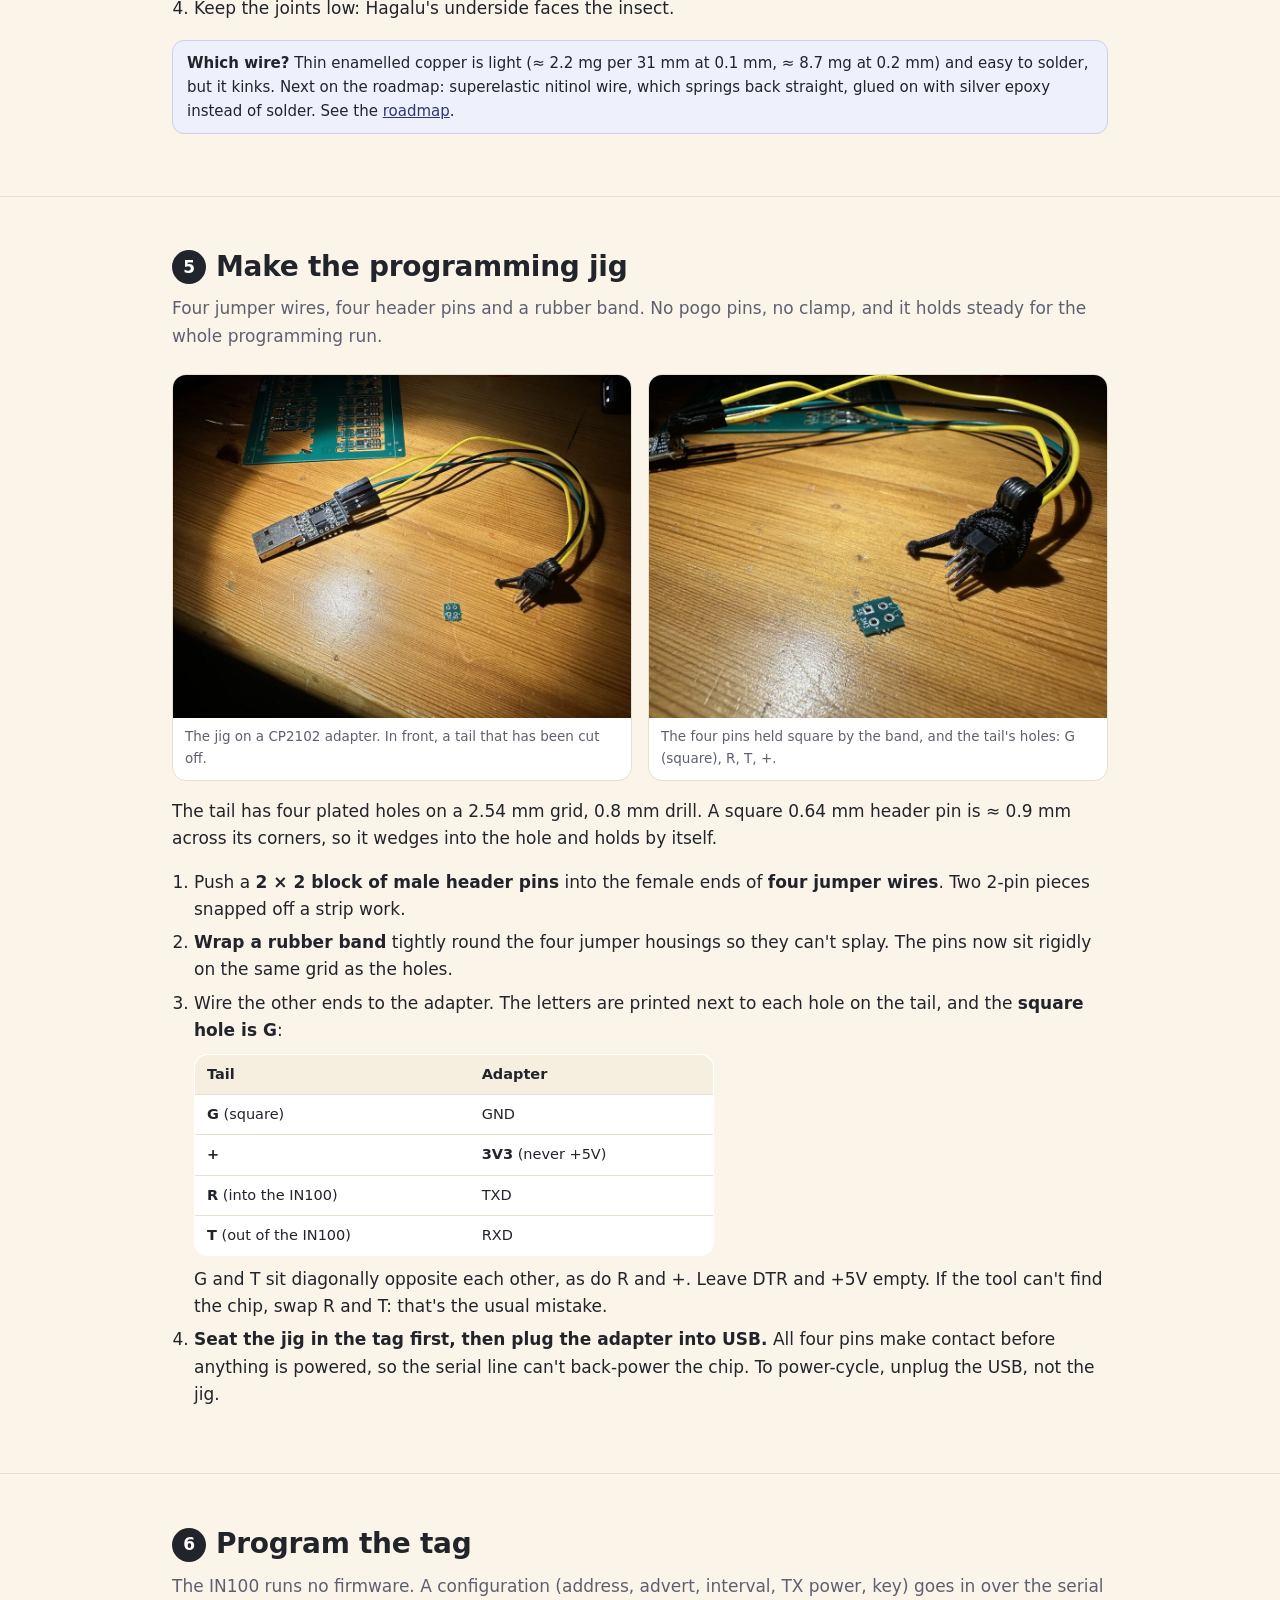
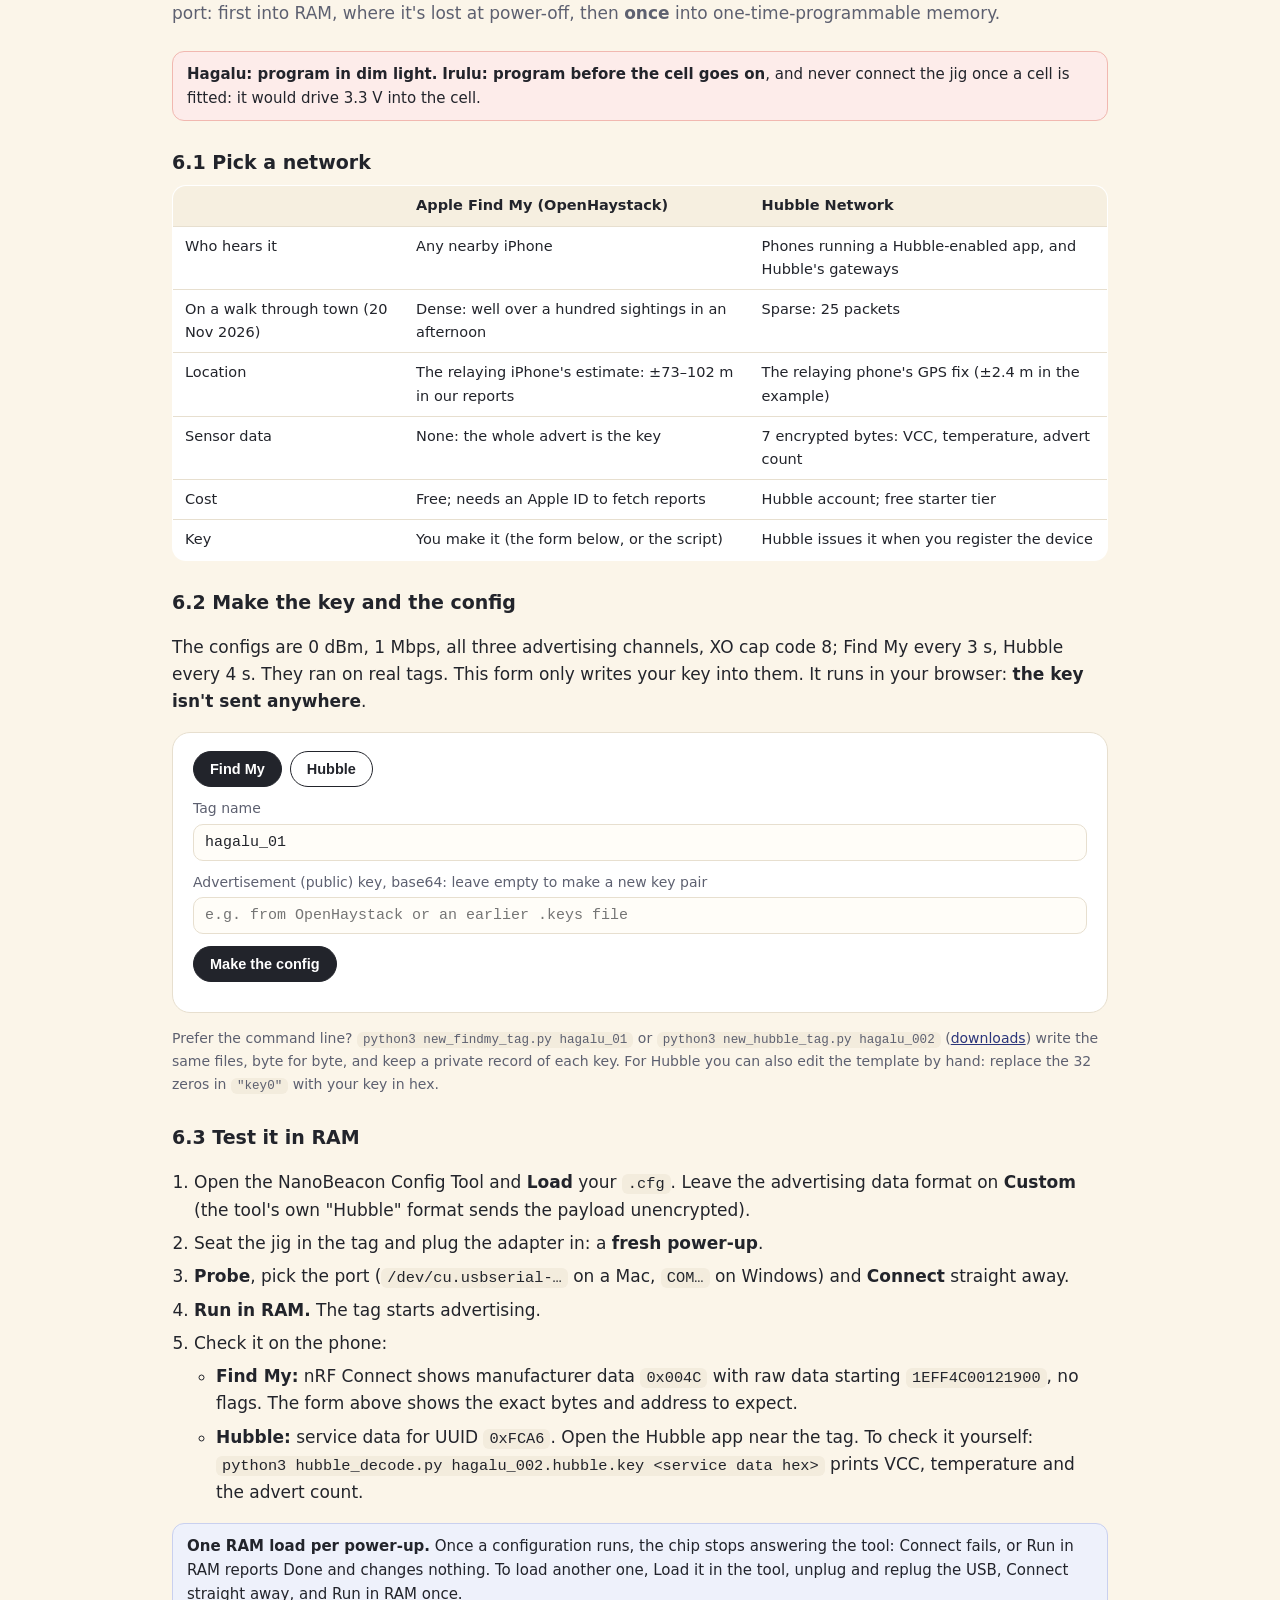
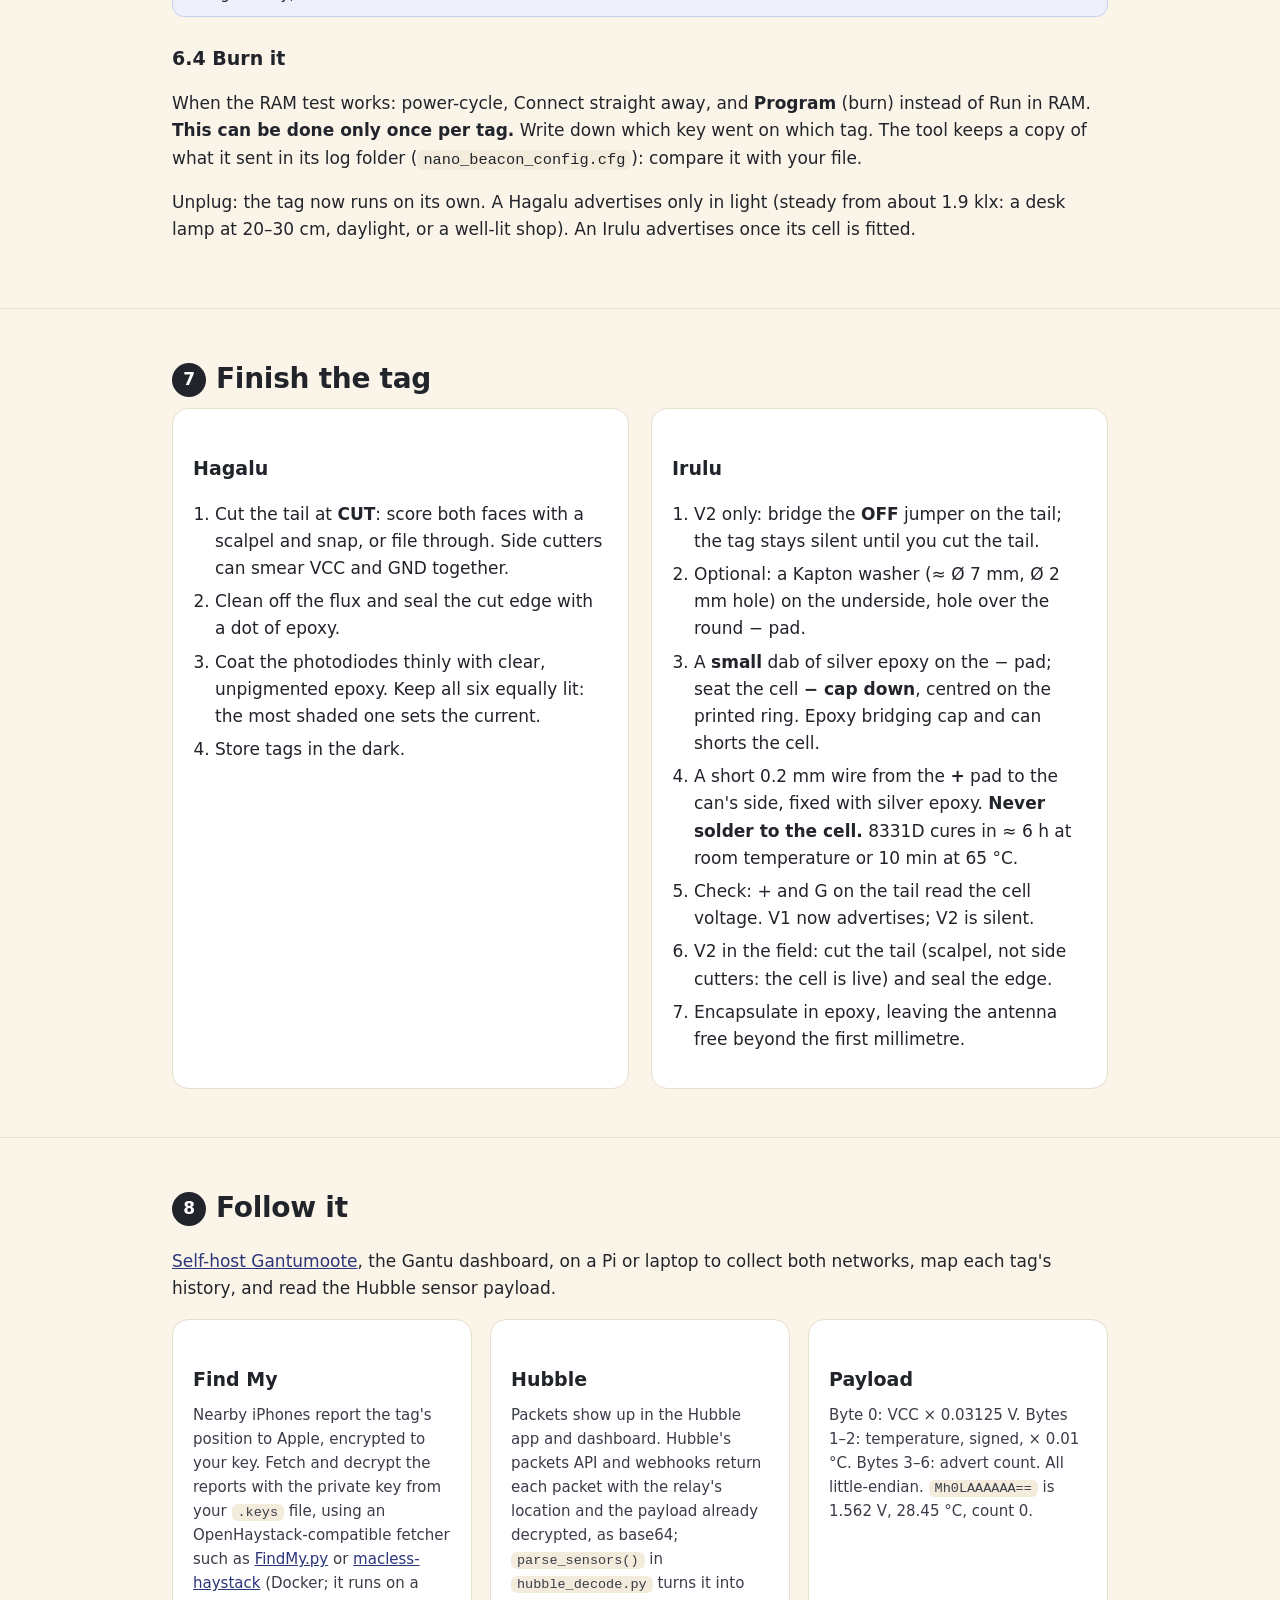
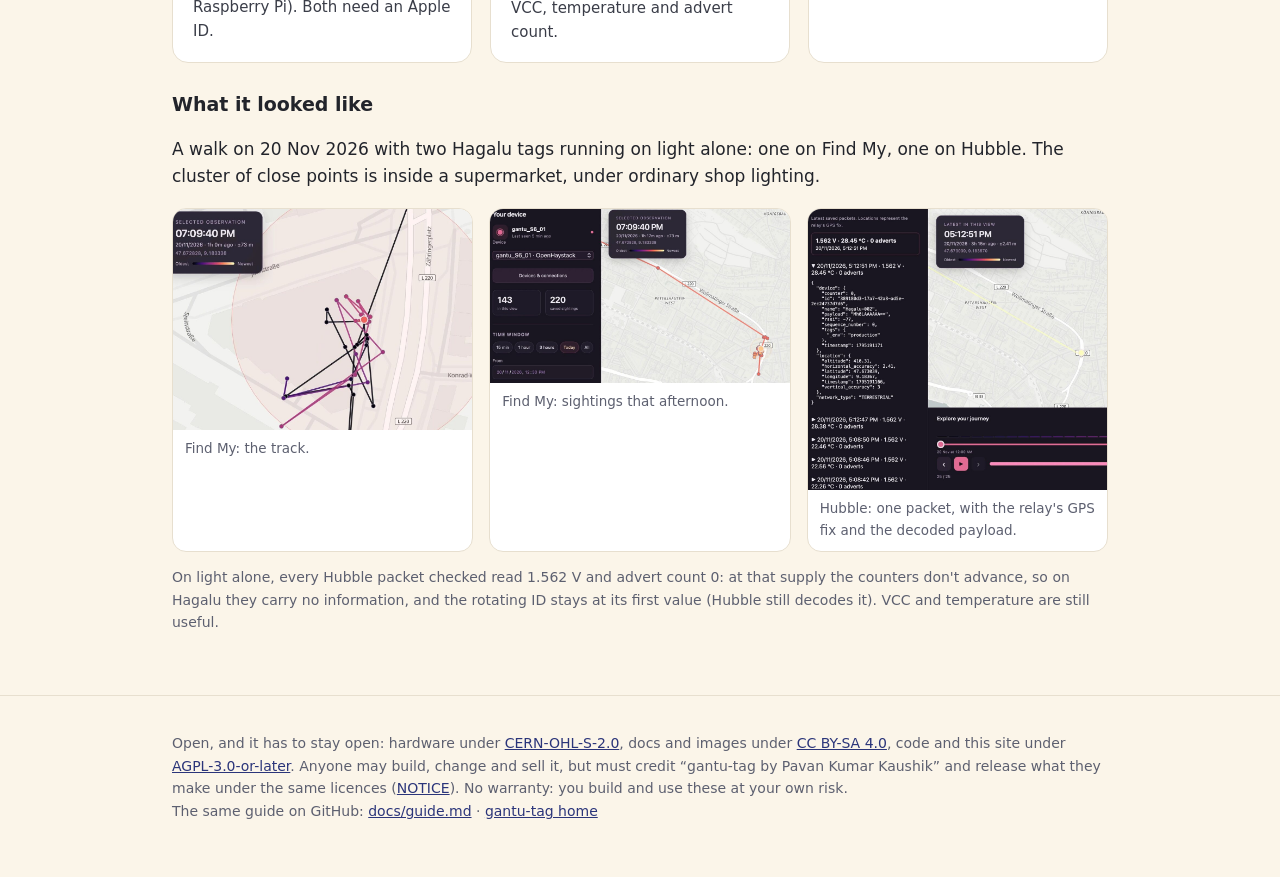
<file: guide.html>
<!DOCTYPE html>
<html lang="en">
<head>
<meta charset="utf-8">
<meta name="viewport" content="width=device-width, initial-scale=1">
<title>Build guide · gantu-tag</title>
<meta name="description" content="Step by step: order gantu-tag panels from JLCPCB, fit the antenna, make a four-pin jig, add your Find My or Hubble key to a ready-made config, burn it, and follow the tag.">
<meta property="og:title" content="gantu-tag build guide">
<meta property="og:description" content="From a JLCPCB order to an insect tag reporting through Apple Find My or Hubble, step by step, with ready-made configs.">
<meta property="og:image" content="https://pvnkmrksk.github.io/gantu-tag/img/og.jpg">
<meta property="og:url" content="https://pvnkmrksk.github.io/gantu-tag/guide.html">
<meta name="twitter:card" content="summary_large_image">
<link rel="icon" type="image/svg+xml" href="img/gantu.svg">
<link rel="icon" type="image/png" sizes="32x32" href="img/favicon-32.png">
<link rel="apple-touch-icon" href="img/apple-touch-icon.png">
<meta name="theme-color" content="#FBF5E9">
<link rel="stylesheet" href="style.css">
<script src="configure.js" defer></script>
</head>
<body class="guide">
<nav><div class="wrap">
  <a class="brand" href="./"><img src="img/gantu.svg" alt="">gantu-tag</a>
  <div class="links"><a href="./">Home</a><a href="#downloads" class="opt">Downloads</a><a href="#configure">Configure</a><a href="https://github.com/pvnkmrksk/gantu-tag" class="opt">GitHub</a></div>
</div></nav>

<header id="top"><div class="wrap">
  <h1>Build guide</h1>
  <p class="lede">From a JLCPCB order to a tag that reports where it's been. No firmware to write and no fine-pitch soldering: you fit a wire, load a configuration over four pins, and burn it.</p>
  <div class="toc">
    <a href="#shop">1 · Shopping list</a><a href="#order">2 · Order</a><a href="#break">3 · Break out</a><a href="#antenna">4 · Antenna</a><a href="#jig">5 · Jig</a><a href="#program">6 · Program</a><a href="#finish">7 · Finish</a><a href="#follow">8 · Follow it</a><a href="#downloads">Downloads</a>
  </div>
  <p class="note">Budget about €250–300 for the first order (36 tags) and €15–25 for tools you may not have. These are early pilots: check the <a href="https://github.com/pvnkmrksk/gantu-tag#readme">latest notes</a> before you spend money.</p>
</div></header>

<section id="downloads"><div class="wrap">
  <h2>Downloads</h2>
  <p class="sub">Everything you need besides InPlay's tool. The config templates are complete except for the key; the <a href="#configure">form below</a> writes it in for you.</p>
  <div class="dl">
    <a href="files/insect_tag_v8.3_jlc_order.zip" download><b>JLC order files (zip)</b><span>Gerbers, BOM and placement, exactly as ordered on 6 Nov 2026</span></a>
    <a href="files/findmy-template.cfg" download><b>findmy-template.cfg</b><span>Apple Find My: 3 s, 0 dBm. Key zeroed.</span></a>
    <a href="files/hubble-template.cfg" download><b>hubble-template.cfg</b><span>Hubble: 4 s, 0 dBm, VCC + temperature payload. Key zeroed.</span></a>
    <a href="files/new_findmy_tag.py" download><b>new_findmy_tag.py</b><span>Make a Find My key pair and its .cfg (Python 3)</span></a>
    <a href="files/new_hubble_tag.py" download><b>new_hubble_tag.py</b><span>Write your Hubble key into a .cfg (Python 3)</span></a>
    <a href="files/hubble_decode.py" download><b>hubble_decode.py</b><span>Check a Hubble advert and read its payload</span></a>
    <a href="https://inplay-tech.com/in100"><b>NanoBeacon Config Tool</b><span>InPlay's free tool for Windows, macOS and Linux</span></a>
    <a href="https://github.com/pvnkmrksk/gantu-tag/archive/refs/heads/main.zip"><b>Everything (repository zip)</b><span>Design files, scripts, configs and docs</span></a>
  </div>
  <p class="small">Put the scripts and the templates in the same folder, or clone the repository. Keys and finished configs go to <code>~/gantu-keys/</code> (or <code>$GANTU_KEYS</code>): keep that folder private and backed up.</p>
</div></section>

<section id="shop"><div class="wrap">
  <h2><span class="n">1</span>Shopping list</h2>
  <div class="tw"><table>
    <tr><th>What</th><th>Get</th><th>Notes</th></tr>
    <tr><td><b>The tags</b></td><td>One JLCPCB order: 2 assembled panels, 20 Hagalu + 16 Irulu</td><td>≈ €250–280 before shipping and VAT (Nov 2026)</td></tr>
    <tr><td><b>USB-to-serial adapter, 3.3 V</b></td><td>A CP2102 module with pins DTR, RXD, TXD, +5V, GND, 3V3, such as <a href="https://www.waveshare.com/cp2102-usb-uart-board-type-c.htm">Waveshare's CP2102 board</a> or any generic one</td><td>Its 3V3 pin must supply ≥ 100 mA; the generic CP2102 in the photos burned tags from it. <b>Never 5 V logic.</b> CH340, CP2104 and FTDI boards at 3.3 V work too; an FT232R's 3V3OUT is too weak.</td></tr>
    <tr><td><b>Jig</b></td><td>4 female-to-female Dupont jumpers, a 2 × 2 block of 2.54 mm male header pins, a rubber band or hair tie</td><td>See <a href="#jig">step 5</a></td></tr>
    <tr><td><b>Antenna wire</b></td><td>≈ 0.1 mm enamelled copper (magnet wire, ≈ 38 AWG), solderable enamel if you can get it</td><td>31 mm per arm, ≈ 2 mg. Plain thin copper also works.</td></tr>
    <tr><td><b>Irulu only</b></td><td>SR416SW (337) silver-oxide cells (Renata or Maxell); silver conductive epoxy such as <a href="https://mgchemicals.com/products/adhesives/electrically-conductive-adhesives/silver-epoxy/">MG Chemicals 8331D</a>; Kapton tape; 0.2 mm tinned wire</td><td>Buy <b>SR</b>, not LR/AG (alkaline). Never solder to a cell.</td></tr>
    <tr><td><b>Tools</b></td><td>Fine-tip soldering iron, flux, tweezers, scalpel, flush cutter, fine sandpaper, thin clear epoxy</td><td></td></tr>
    <tr><td><b>Phone</b></td><td>nRF Connect; the Hubble app for Hubble tags; a lux meter app for Hagalu</td><td>iOS hides BLE addresses; InPlay's NanoBeacon scanner app shows them</td></tr>
  </table></div>
</div></section>

<section id="order"><div class="wrap">
  <h2><span class="n">2</span>Order the panels from JLCPCB</h2>
  <ol>
    <li>Download the <a href="files/insect_tag_v8.3_jlc_order.zip">order zip</a> and unzip it: a Gerber zip, the BOM and the placement (CPL) file.</li>
    <li>At <a href="https://jlcpcb.com">jlcpcb.com</a>, start an order and upload <code>insect_tag_v8_combined_panel_gerbers.zip</code>.</li>
    <li>Set the PCB options:
      <div class="tw" style="margin:10px 0"><table>
        <tr><th>Setting</th><th>Value</th></tr>
        <tr><td>Layers, material</td><td>2, FR-4</td></tr>
        <tr><td>Different Design in Panel</td><td><b>2</b></td></tr>
        <tr><td>Delivery format</td><td><b>Panel by Customer</b> (frame, tooling holes and fiducials are in the Gerbers)</td></tr>
        <tr><td>PCB qty</td><td>5 (the minimum)</td></tr>
        <tr><td><b>Thickness</b></td><td><b>0.6 mm</b></td></tr>
        <tr><td>Surface finish</td><td>ENIG recommended (LeadFree HASL also works)</td></tr>
        <tr><td>Mark on PCB</td><td>Specify a location (the <code>JLCJLCJLCJLC</code> text on the bottom rail)</td></tr>
        <tr><td>Via covering</td><td>Tented</td></tr>
        <tr><td>Everything else</td><td>Default</td></tr>
      </table></div></li>
    <li>Turn on <b>PCB Assembly</b>: <b>Standard</b> (Economic only takes 0.8–1.6 mm boards), top side, <b>2</b> panels, tooling holes added by customer, confirm parts placement: yes.</li>
    <li>Upload <code>insect_tag_v8_combined_panel_bom.csv</code> as the BOM and <code>insect_tag_v8_combined_panel_pos.csv</code> as the CPL. Check stock: the IN100 (<code>C6062024</code>) and the TPS3831 (<code>C2066667</code>) were the tight ones.</li>
    <li><b>Check the placement preview</b> before paying:
      <ul>
        <li>U1 (IN100): the pin-1 dot sits next to the crystal.</li>
        <li>Y1 (crystal): a 90° rotation shorts it to GND and kills the tag; 180° is harmless.</li>
        <li>U2 (TPS3831, Hagalu S tags only): pin-1 dot at the upper left. D2 (RB751): cathode bar towards C5.</li>
        <li>Photodiodes: pad 1 is the cathode, marked by the silk bar; the middle row of each 2 × 3 block is turned 180°.</li>
        <li>The bottom row of the panel is turned 180°, so its marks are too. Fix offsets in JLC's preview, not in the files.</li>
      </ul></li>
    <li>Pay. The first order took 13 days to arrive. You get 2 assembled panels (8 Hagalu S6, 8 S6L, 4 N6, 8 Irulu V1, 8 V2) and 3 bare ones. The variant is printed on each tag's underside.</li>
  </ol>
  <p class="small">Details and reasoning: <a href="https://github.com/pvnkmrksk/gantu-tag/blob/main/order/README.md">order/README.md</a> and <a href="https://github.com/pvnkmrksk/gantu-tag/blob/main/panel/README.md">panel/README.md</a>.</p>
</div></section>

<section id="break"><div class="wrap">
  <h2><span class="n">3</span>Break out a tag</h2>
  <div class="figs" style="max-width:520px"><figure><img src="img/panel-photo.jpg" alt="An assembled panel as it arrived from JLCPCB" loading="lazy"><figcaption>An assembled panel, as it arrived.</figcaption></figure></div>
  <ul>
    <li><b>Keep the tail on</b>: it carries the four programming holes.</li>
    <li><b>Don't snap the body out.</b> Cut its tab with a flush cutter or scalpel from the panel side while supporting the tag, then sand the nub. C1 and U2 sit 0.2 mm from the long edges.</li>
    <li>The tail's tabs are wide; snap or cut those however you like.</li>
  </ul>
</div></section>

<section id="antenna"><div class="wrap">
  <h2><span class="n">4</span>Fit the antenna wire</h2>
  <p class="sub">One or two straight wires, each <b>31 mm</b>: a quarter wave at 2.44 GHz.</p>
  <div class="figs">
    <figure><img src="img/hagalu-bottom.jpg" alt="Hagalu underside with the ANT and GND edge pads" loading="lazy"><figcaption><b>Hagalu, underside.</b> ANT: the 1.2 × 1.0 mm pad on the right edge, level with the IN100. GND: the same size, lower left.</figcaption></figure>
    <figure><img src="img/irulu-top.jpg" alt="Irulu top with the ANT rim pad" loading="lazy"><figcaption><b>Irulu, top.</b> ANT: the 1.2 × 0.9 mm pad on the upper-right rim, ANT printed below it. GND: the slim pad on the lower-left rim, about 8 o'clock.</figcaption></figure>
  </div>
  <ol>
    <li>Cut 31 mm of ≈ 0.1 mm enamelled copper. Strip the last 1–2 mm (scrape it, or melt solderable enamel off with a hot iron) and tin it.</li>
    <li>Add flux to the <b>ANT</b> pad, lay the wire flat along it so it leaves over the edge, and reflow.</li>
    <li>For a <b>dipole</b> (recommended on Hagalu, and on Irulu for Hubble or long range): a second 31 mm wire on the <b>GND</b> pad, leaving the opposite way. Never join the two wires.</li>
    <li>Keep the joints low: Hagalu's underside faces the insect.</li>
  </ol>
  <p class="tip"><b>Which wire?</b> Thin enamelled copper is light (≈ 2.2 mg per 31 mm at 0.1 mm, ≈ 8.7 mg at 0.2 mm) and easy to solder, but it kinks. Next on the roadmap: superelastic nitinol wire, which springs back straight, glued on with silver epoxy instead of solder. See the <a href="./#roadmap">roadmap</a>.</p>
</div></section>

<section id="jig"><div class="wrap">
  <h2><span class="n">5</span>Make the programming jig</h2>
  <p class="sub">Four jumper wires, four header pins and a rubber band. No pogo pins, no clamp, and it holds steady for the whole programming run.</p>
  <div class="figs">
    <figure><img src="img/jig-cp2102-dupont.jpg" alt="A CP2102 USB-serial adapter with four jumper wires ending in a block of four header pins held by an elastic band, next to a cut-off programming tail" loading="lazy"><figcaption>The jig on a CP2102 adapter. In front, a tail that has been cut off.</figcaption></figure>
    <figure><img src="img/jig-pins-rubber-band.jpg" alt="Close-up of the four pins and the tail's four holes marked G, R, T and +" loading="lazy"><figcaption>The four pins held square by the band, and the tail's holes: G (square), R, T, +.</figcaption></figure>
  </div>
  <p>The tail has four plated holes on a 2.54 mm grid, 0.8 mm drill. A square 0.64 mm header pin is ≈ 0.9 mm across its corners, so it wedges into the hole and holds by itself.</p>
  <ol>
    <li>Push a <b>2 × 2 block of male header pins</b> into the female ends of <b>four jumper wires</b>. Two 2-pin pieces snapped off a strip work.</li>
    <li><b>Wrap a rubber band</b> tightly round the four jumper housings so they can't splay. The pins now sit rigidly on the same grid as the holes.</li>
    <li>Wire the other ends to the adapter. The letters are printed next to each hole on the tail, and the <b>square hole is G</b>:
      <div class="tw" style="margin:10px 0;max-width:520px"><table>
        <tr><th>Tail</th><th>Adapter</th></tr>
        <tr><td><b>G</b> (square)</td><td>GND</td></tr>
        <tr><td><b>+</b></td><td><b>3V3</b> (never +5V)</td></tr>
        <tr><td><b>R</b> (into the IN100)</td><td>TXD</td></tr>
        <tr><td><b>T</b> (out of the IN100)</td><td>RXD</td></tr>
      </table></div>
      G and T sit diagonally opposite each other, as do R and +. Leave DTR and +5V empty. If the tool can't find the chip, swap R and T: that's the usual mistake.</li>
    <li><b>Seat the jig in the tag first, then plug the adapter into USB.</b> All four pins make contact before anything is powered, so the serial line can't back-power the chip. To power-cycle, unplug the USB, not the jig.</li>
  </ol>
</div></section>

<section id="program"><div class="wrap">
  <h2><span class="n">6</span>Program the tag</h2>
  <p class="sub">The IN100 runs no firmware. A configuration (address, advert, interval, TX power, key) goes in over the serial port: first into RAM, where it's lost at power-off, then <b>once</b> into one-time-programmable memory.</p>
  <p class="warn"><b>Hagalu: program in dim light.</b> <b>Irulu: program before the cell goes on</b>, and never connect the jig once a cell is fitted: it would drive 3.3 V into the cell.</p>

  <h3>6.1 Pick a network</h3>
  <div class="tw"><table>
    <tr><th></th><th>Apple Find My (OpenHaystack)</th><th>Hubble Network</th></tr>
    <tr><td>Who hears it</td><td>Any nearby iPhone</td><td>Phones running a Hubble-enabled app, and Hubble's gateways</td></tr>
    <tr><td>On a walk through town (20 Nov 2026)</td><td>Dense: well over a hundred sightings in an afternoon</td><td>Sparse: 25 packets</td></tr>
    <tr><td>Location</td><td>The relaying iPhone's estimate: ±73–102 m in our reports</td><td>The relaying phone's GPS fix (±2.4 m in the example)</td></tr>
    <tr><td>Sensor data</td><td>None: the whole advert is the key</td><td>7 encrypted bytes: VCC, temperature, advert count</td></tr>
    <tr><td>Cost</td><td>Free; needs an Apple ID to fetch reports</td><td>Hubble account; free starter tier</td></tr>
    <tr><td>Key</td><td>You make it (the form below, or the script)</td><td>Hubble issues it when you register the device</td></tr>
  </table></div>

  <h3 id="configure">6.2 Make the key and the config</h3>
  <p>The configs are 0 dBm, 1 Mbps, all three advertising channels, XO cap code 8; Find My every 3 s, Hubble every 4 s. They ran on real tags. This form only writes your key into them. It runs in your browser: <b>the key isn't sent anywhere</b>.</p>
  <div class="tool" id="tool">
    <div class="tabs"><button type="button" id="tab-fm" class="on">Find My</button><button type="button" id="tab-hb">Hubble</button></div>
    <div id="pane-fm">
      <label for="fm-name">Tag name</label>
      <input type="text" id="fm-name" value="hagalu_01" autocomplete="off" spellcheck="false">
      <label for="fm-adv">Advertisement (public) key, base64: leave empty to make a new key pair</label>
      <input type="text" id="fm-adv" placeholder="e.g. from OpenHaystack or an earlier .keys file" autocomplete="off" spellcheck="false">
      <button type="button" id="fm-go">Make the config</button>
      <div class="out" id="fm-out"></div>
    </div>
    <div id="pane-hb" hidden>
      <p class="small" style="margin:4px 0 0">First register a device in the Hubble dashboard with encryption <b>AES-128-EAX</b>, counter mode <b>DEVICE_UPTIME</b>, period exponent <b>15</b>. If these don't match, Hubble silently drops the packets.</p>
      <label for="hb-name">Tag name</label>
      <input type="text" id="hb-name" value="hagalu_002" autocomplete="off" spellcheck="false">
      <label for="hb-key">Hubble device key: 32 hex characters or base64</label>
      <input type="text" id="hb-key" autocomplete="off" spellcheck="false">
      <button type="button" id="hb-go">Make the config</button>
      <div class="out" id="hb-out"></div>
    </div>
  </div>
  <p class="small">Prefer the command line? <code>python3 new_findmy_tag.py hagalu_01</code> or <code>python3 new_hubble_tag.py hagalu_002</code> (<a href="#downloads">downloads</a>) write the same files, byte for byte, and keep a private record of each key. For Hubble you can also edit the template by hand: replace the 32 zeros in <code>"key0"</code> with your key in hex.</p>

  <h3>6.3 Test it in RAM</h3>
  <ol>
    <li>Open the NanoBeacon Config Tool and <b>Load</b> your <code>.cfg</code>. Leave the advertising data format on <b>Custom</b> (the tool's own "Hubble" format sends the payload unencrypted).</li>
    <li>Seat the jig in the tag and plug the adapter in: a <b>fresh power-up</b>.</li>
    <li><b>Probe</b>, pick the port (<code>/dev/cu.usbserial-…</code> on a Mac, <code>COM…</code> on Windows) and <b>Connect</b> straight away.</li>
    <li><b>Run in RAM.</b> The tag starts advertising.</li>
    <li>Check it on the phone:
      <ul>
        <li><b>Find My:</b> nRF Connect shows manufacturer data <code>0x004C</code> with raw data starting <code>1EFF4C00121900</code>, no flags. The form above shows the exact bytes and address to expect.</li>
        <li><b>Hubble:</b> service data for UUID <code>0xFCA6</code>. Open the Hubble app near the tag. To check it yourself: <code>python3 hubble_decode.py hagalu_002.hubble.key &lt;service data hex&gt;</code> prints VCC, temperature and the advert count.</li>
      </ul></li>
  </ol>
  <p class="tip"><b>One RAM load per power-up.</b> Once a configuration runs, the chip stops answering the tool: Connect fails, or Run in RAM reports Done and changes nothing. To load another one, Load it in the tool, unplug and replug the USB, Connect straight away, and Run in RAM once.</p>

  <h3>6.4 Burn it</h3>
  <p>When the RAM test works: power-cycle, Connect straight away, and <b>Program</b> (burn) instead of Run in RAM. <b>This can be done only once per tag.</b> Write down which key went on which tag. The tool keeps a copy of what it sent in its log folder (<code>nano_beacon_config.cfg</code>): compare it with your file.</p>
  <p>Unplug: the tag now runs on its own. A Hagalu advertises only in light (steady from about 1.9 klx: a desk lamp at 20–30 cm, daylight, or a well-lit shop). An Irulu advertises once its cell is fitted.</p>
</div></section>

<section id="finish"><div class="wrap">
  <h2><span class="n">7</span>Finish the tag</h2>
  <div class="tags">
    <div class="step"><h3>Hagalu</h3><ol>
      <li>Cut the tail at <b>CUT</b>: score both faces with a scalpel and snap, or file through. Side cutters can smear VCC and GND together.</li>
      <li>Clean off the flux and seal the cut edge with a dot of epoxy.</li>
      <li>Coat the photodiodes thinly with clear, unpigmented epoxy. Keep all six equally lit: the most shaded one sets the current.</li>
      <li>Store tags in the dark.</li>
    </ol></div>
    <div class="step"><h3>Irulu</h3><ol>
      <li>V2 only: bridge the <b>OFF</b> jumper on the tail; the tag stays silent until you cut the tail.</li>
      <li>Optional: a Kapton washer (≈ Ø 7 mm, Ø 2 mm hole) on the underside, hole over the round − pad.</li>
      <li>A <b>small</b> dab of silver epoxy on the − pad; seat the cell <b>− cap down</b>, centred on the printed ring. Epoxy bridging cap and can shorts the cell.</li>
      <li>A short 0.2 mm wire from the <b>+</b> pad to the can's side, fixed with silver epoxy. <b>Never solder to the cell.</b> 8331D cures in ≈ 6 h at room temperature or 10 min at 65 °C.</li>
      <li>Check: + and G on the tail read the cell voltage. V1 now advertises; V2 is silent.</li>
      <li>V2 in the field: cut the tail (scalpel, not side cutters: the cell is live) and seal the edge.</li>
      <li>Encapsulate in epoxy, leaving the antenna free beyond the first millimetre.</li>
    </ol></div>
  </div>
</div></section>

<section id="follow"><div class="wrap">
  <h2><span class="n">8</span>Follow it</h2>
  <p><a href="https://github.com/pvnkmrksk/gantumoote">Self-host Gantumoote</a>, the Gantu dashboard, on a Pi or laptop to collect both networks, map each tag's history, and read the Hubble sensor payload.</p>
  <div class="steps nonum">
    <div class="step"><h3>Find My</h3><p>Nearby iPhones report the tag's position to Apple, encrypted to your key. Fetch and decrypt the reports with the private key from your <code>.keys</code> file, using an OpenHaystack-compatible fetcher such as <a href="https://github.com/malmeloo/FindMy.py">FindMy.py</a> or <a href="https://github.com/dchristl/macless-haystack">macless-haystack</a> (Docker; it runs on a Raspberry Pi). Both need an Apple ID.</p></div>
    <div class="step"><h3>Hubble</h3><p>Packets show up in the Hubble app and dashboard. Hubble's packets API and webhooks return each packet with the relay's location and the payload already decrypted, as base64; <code>parse_sensors()</code> in <code>hubble_decode.py</code> turns it into VCC, temperature and advert count.</p></div>
    <div class="step"><h3>Payload</h3><p>Byte 0: VCC × 0.03125 V. Bytes 1–2: temperature, signed, × 0.01 °C. Bytes 3–6: advert count. All little-endian. <code>Mh0LAAAAAA==</code> is 1.562 V, 28.45 °C, count 0.</p></div>
  </div>
  <h3>What it looked like</h3>
  <p>A walk on 20 Nov 2026 with two Hagalu tags running on light alone: one on Find My, one on Hubble. The cluster of close points is inside a supermarket, under ordinary shop lighting.</p>
  <div class="figs">
    <figure><img src="img/walk-findmy-track.jpg" alt="Map of Find My sightings of a Hagalu tag, coloured from oldest to newest" loading="lazy"><figcaption>Find My: the track.</figcaption></figure>
    <figure><img src="img/walk-findmy-sightings.jpg" alt="Dashboard listing 143 Find My sightings in view and 220 saved" loading="lazy"><figcaption>Find My: sightings that afternoon.</figcaption></figure>
    <figure><img src="img/walk-hubble-payload.jpg" alt="A Hubble packet decoded as 1.562 V, 28.45 degrees C, 0 adverts, with the relay's GPS fix" loading="lazy"><figcaption>Hubble: one packet, with the relay's GPS fix and the decoded payload.</figcaption></figure>
  </div>
  <p class="small">On light alone, every Hubble packet checked read 1.562 V and advert count 0: at that supply the counters don't advance, so on Hagalu they carry no information, and the rotating ID stays at its first value (Hubble still decodes it). VCC and temperature are still useful.</p>
</div></section>

<footer><div class="wrap">
  Open, and it has to stay open: hardware under <a href="https://github.com/pvnkmrksk/gantu-tag/blob/main/LICENSE">CERN-OHL-S-2.0</a>, docs and images under <a href="https://github.com/pvnkmrksk/gantu-tag/blob/main/LICENSE-DOCS">CC BY-SA 4.0</a>, code and this site under <a href="https://github.com/pvnkmrksk/gantu-tag/blob/main/LICENSE-CODE">AGPL-3.0-or-later</a>. Anyone may build, change and sell it, but must credit “gantu-tag by Pavan Kumar Kaushik” and release what they make under the same licences (<a href="https://github.com/pvnkmrksk/gantu-tag/blob/main/NOTICE">NOTICE</a>). No warranty: you build and use these at your own risk.<br>
  The same guide on GitHub: <a href="https://github.com/pvnkmrksk/gantu-tag/blob/main/docs/guide.md">docs/guide.md</a> · <a href="./">gantu-tag home</a>
</div></footer>

<script>
document.addEventListener("DOMContentLoaded", () => {
  const $ = (id) => document.getElementById(id);
  const esc = (s) => s.replace(/[&<>"]/g, (c) => ({ "&": "&amp;", "<": "&lt;", ">": "&gt;", '"': "&quot;" }[c]));
  const urls = [];
  function fileLink(name, text, label) {
    const u = URL.createObjectURL(new Blob([text], { type: "application/octet-stream" }));
    urls.push(u);
    return `<a class="btn" href="${u}" download="${esc(name)}" style="margin:6px 8px 0 0">${esc(label)}</a>`;
  }
  async function template(name) {
    const r = await fetch("files/" + name, { cache: "no-cache" });
    if (!r.ok) throw new Error("Couldn't load the template. Open this page on the website, or use the scripts.");
    return r.text();
  }
  function tab(fm) {
    $("tab-fm").classList.toggle("on", fm); $("tab-hb").classList.toggle("on", !fm);
    $("pane-fm").hidden = !fm; $("pane-hb").hidden = fm;
  }
  $("tab-fm").onclick = () => tab(true);
  $("tab-hb").onclick = () => tab(false);

  $("fm-go").onclick = async () => {
    const out = $("fm-out");
    urls.splice(0).forEach(URL.revokeObjectURL);
    try {
      const name = GantuCfg.safeName($("fm-name").value);
      const given = $("fm-adv").value.trim();
      let priv = null, adv;
      if (given) adv = GantuCfg.parseAdvKey(given);
      else ({ priv, adv } = GantuCfg.newKeyPair());
      const r = GantuCfg.findmy(await template("findmy-template.cfg"), adv);
      let html = "";
      if (priv) {
        html += `<p class="warn"><b>Save the .keys file now.</b> It holds the private key, the only way to decrypt this tag's reports, and it exists nowhere else.</p>`;
        html += fileLink(name + ".keys", await GantuCfg.keysFile(name, priv, adv), name + ".keys (private)");
      }
      html += fileLink(name + ".findmy.cfg", r.cfg, name + ".findmy.cfg");
      html += `<p style="margin-top:12px">A scanner that shows addresses should see:</p>
        <pre>Address:  ${r.address}\nRaw data: ${r.raw}   (31 bytes, no flags field)</pre>
        <p class="small">Typing it into the Config Tool by hand instead: advertising set #1 → Custom → only Manufacturer Specific Data, ID <code>0x004C</code>, Data below, and the address byte-reversed.</p>
        <pre>Data:    ${r.toolData}\nAddress: ${r.typed}</pre>
        <p class="small">Advertisement key: <code>${GantuCfg.b64(adv)}</code></p>`;
      out.innerHTML = html;
    } catch (e) { out.innerHTML = `<p class="err">${esc(e.message)}</p>`; }
  };

  $("hb-go").onclick = async () => {
    const out = $("hb-out");
    urls.splice(0).forEach(URL.revokeObjectURL);
    try {
      const name = GantuCfg.safeName($("hb-name").value);
      const key = GantuCfg.parseHubbleKey($("hb-key").value);
      const cfg = GantuCfg.hubble(await template("hubble-template.cfg"), key);
      out.innerHTML = fileLink(name + ".hubble.cfg", cfg, name + ".hubble.cfg") +
        `<p class="small" style="margin-top:10px">Every 4 s, 0 dBm, period exponent 15, payload: VCC, temperature, advert count. The file contains the key: keep it private.</p>`;
    } catch (e) { out.innerHTML = `<p class="err">${esc(e.message)}</p>`; }
  };
});
</script>
</body>
</html>
</file>
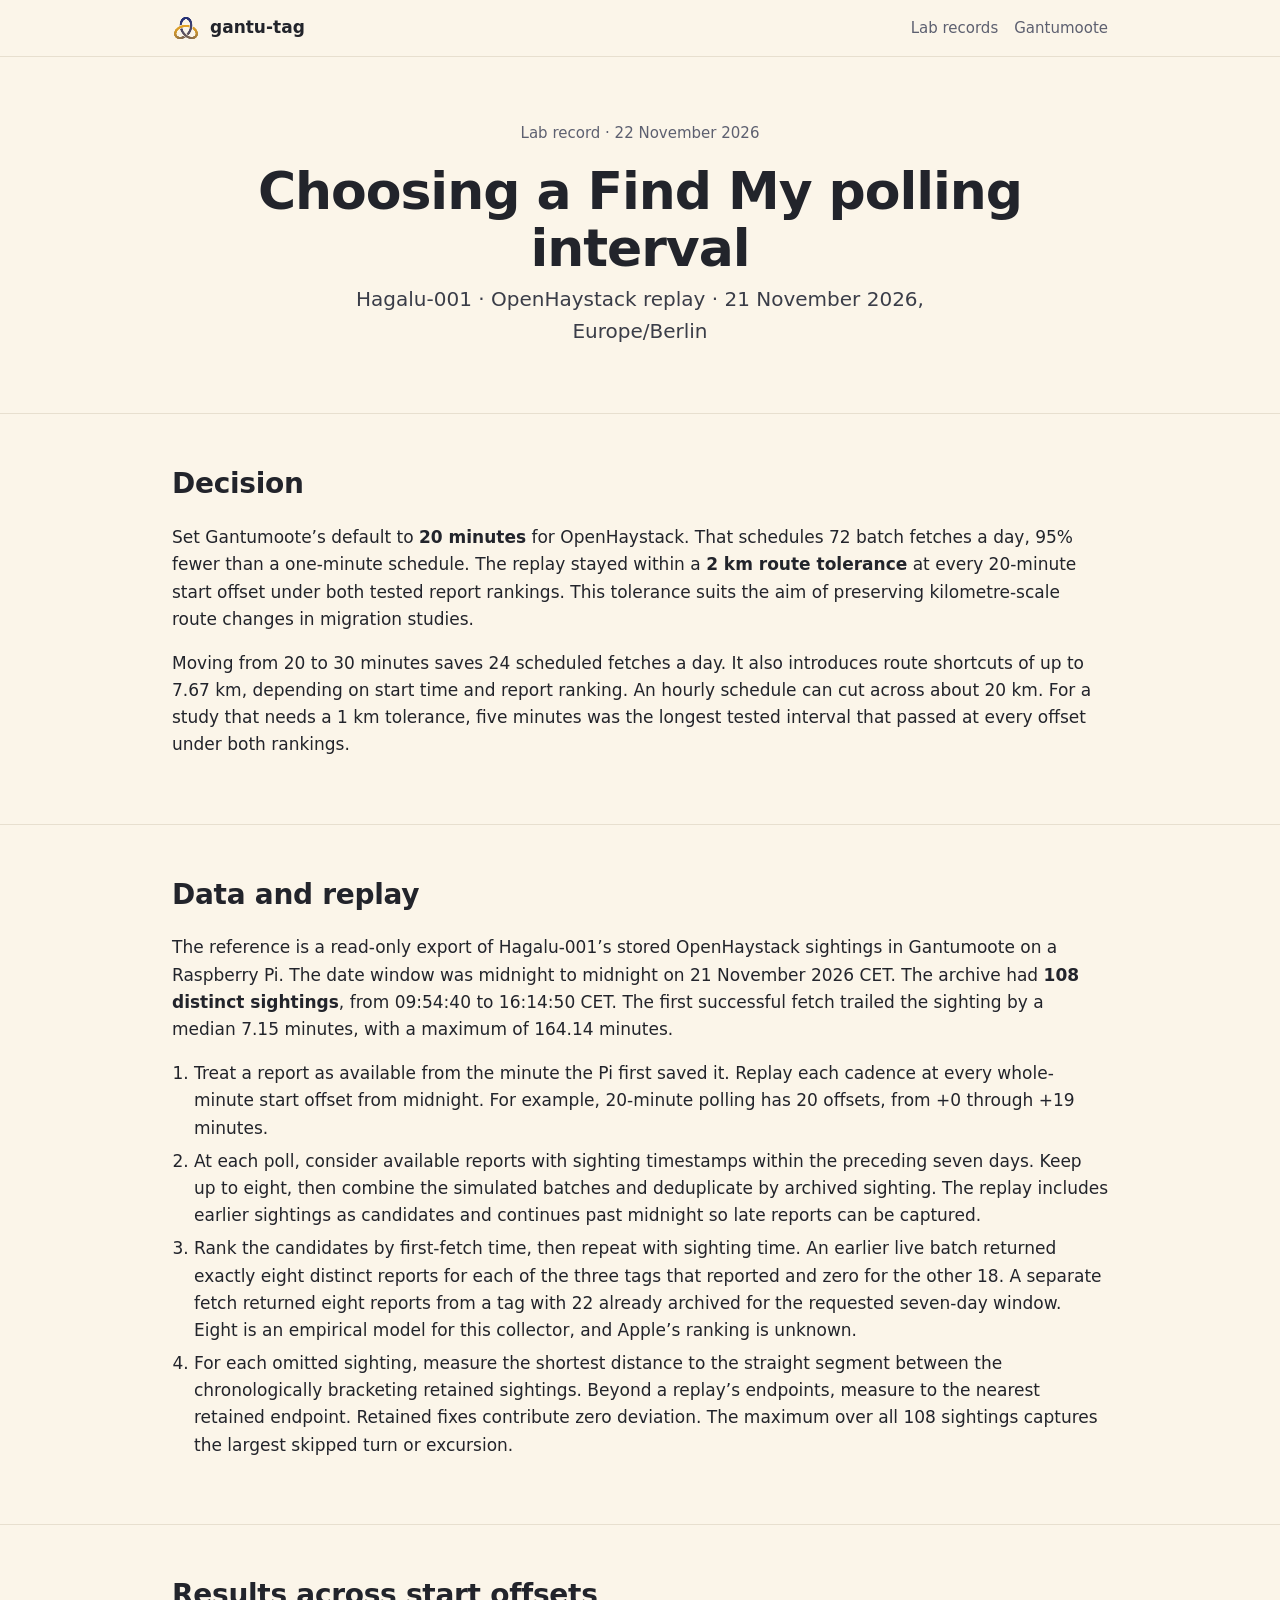
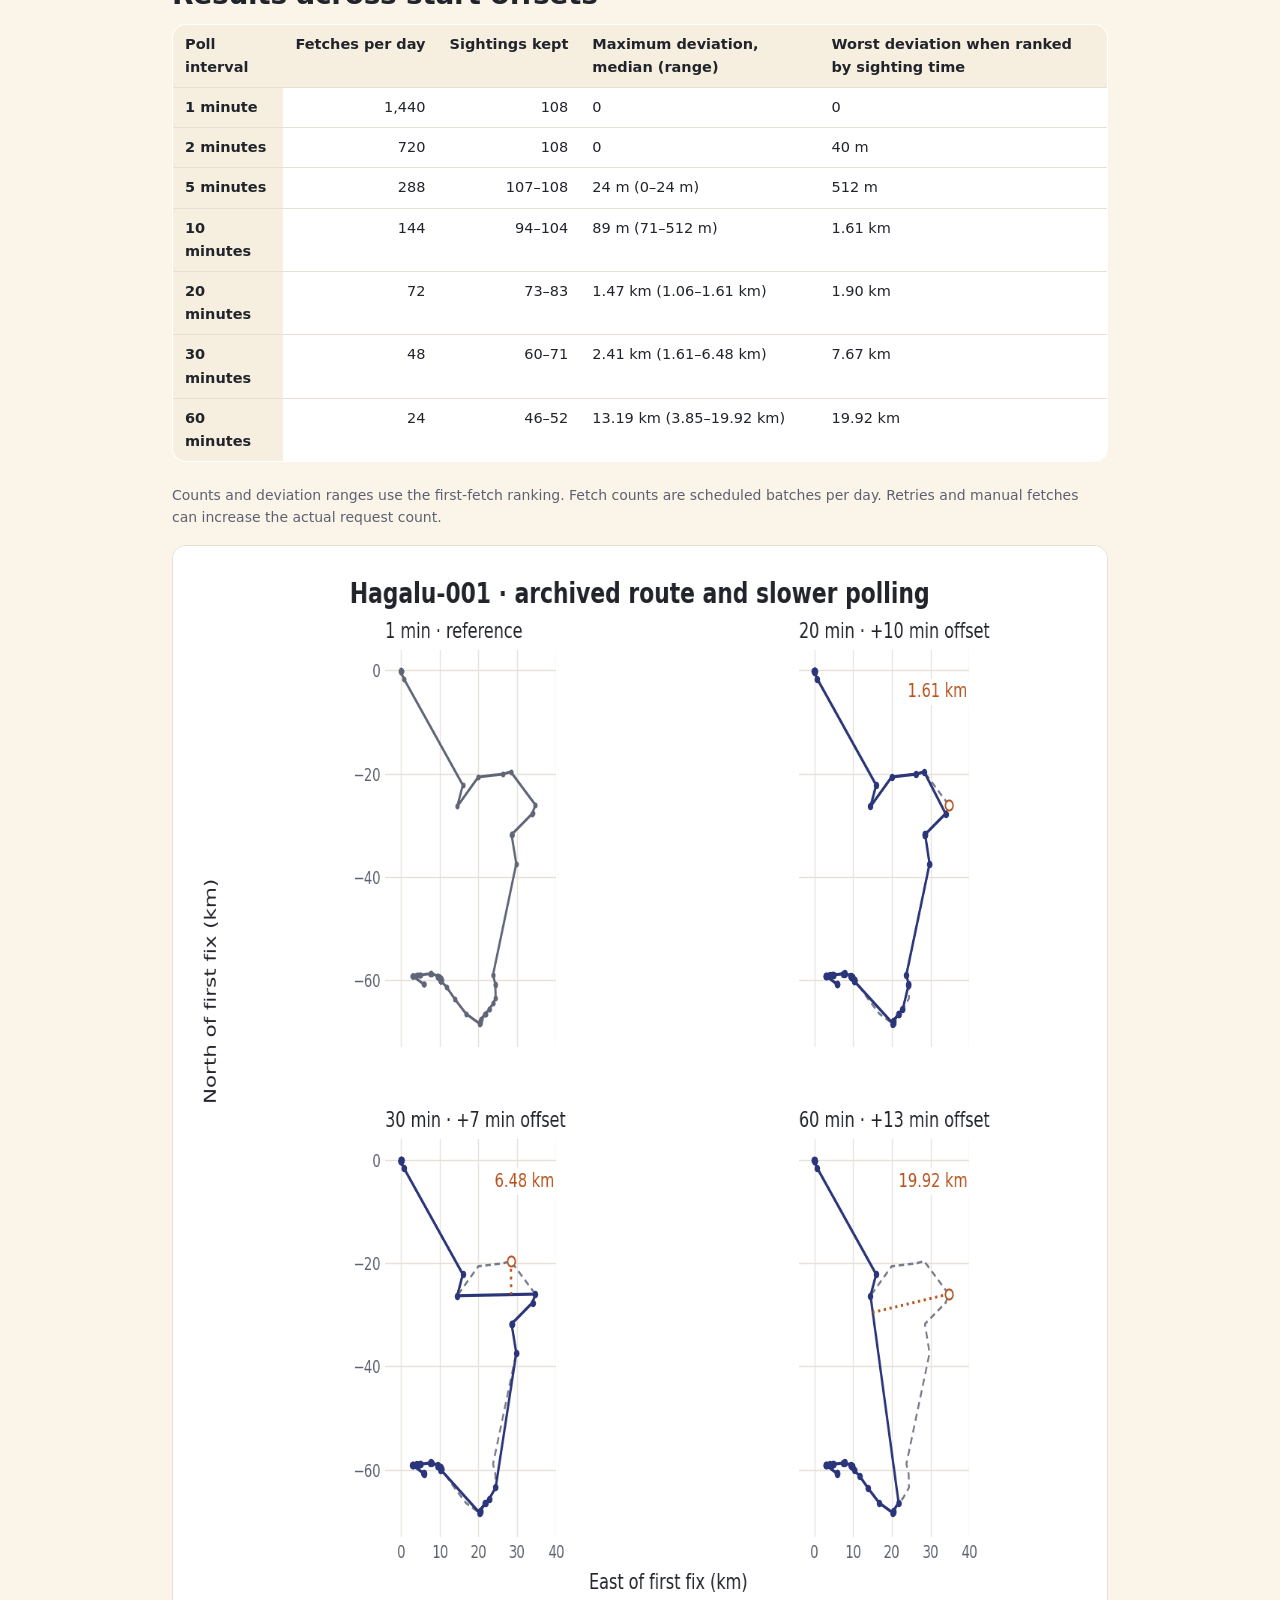
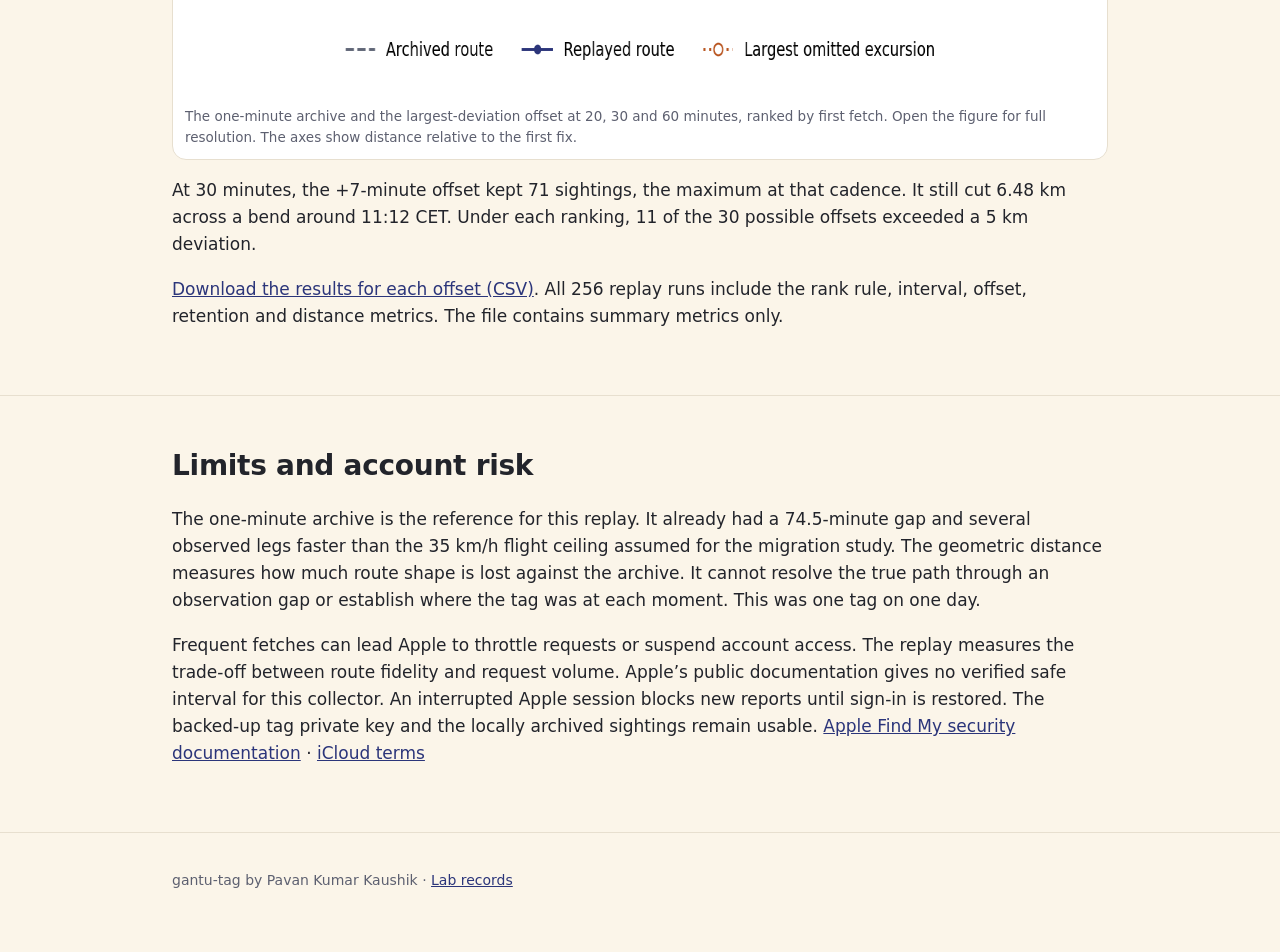
<file: lab-records/2026-11-22-find-my-polling.html>
<!DOCTYPE html>
<html lang="en">
<head>
<meta charset="utf-8">
<meta name="viewport" content="width=device-width, initial-scale=1">
<title>Choosing a Find My polling interval · gantu-tag lab record</title>
<meta name="description" content="Hagalu-001 polling replay from 21 November 2026, with the data and rationale for Gantumoote’s 20-minute default.">
<link rel="icon" type="image/svg+xml" href="../img/gantu.svg">
<link rel="stylesheet" href="../style.css">
</head>
<body class="guide">
<nav><div class="wrap">
  <a class="brand" href="../"><img src="../img/gantu.svg" alt="">gantu-tag</a>
  <div class="links"><a href="../#lab-records">Lab records</a><a href="https://github.com/pvnkmrksk/gantumoote" class="opt">Gantumoote</a></div>
</div></nav>
<header><div class="wrap">
  <p class="say">Lab record · <time datetime="2026-11-22">22 November 2026</time></p>
  <h1>Choosing a Find My polling interval</h1>
  <p class="lede">Hagalu-001 · OpenHaystack replay · 21 November 2026, Europe/Berlin</p>
</div></header>
<main>
<section><div class="wrap">
  <h2>Decision</h2>
  <p>Set Gantumoote’s default to <strong>20 minutes</strong> for OpenHaystack. That schedules 72 batch fetches a day, 95% fewer than a one-minute schedule. The replay stayed within a <strong>2 km route tolerance</strong> at every 20-minute start offset under both tested report rankings. This tolerance suits the aim of preserving kilometre-scale route changes in migration studies.</p>
  <p>Moving from 20 to 30 minutes saves 24 scheduled fetches a day. It also introduces route shortcuts of up to 7.67 km, depending on start time and report ranking. An hourly schedule can cut across about 20 km. For a study that needs a 1 km tolerance, five minutes was the longest tested interval that passed at every offset under both rankings.</p>
</div></section>
<section><div class="wrap">
  <h2>Data and replay</h2>
  <p>The reference is a read-only export of Hagalu-001’s stored OpenHaystack sightings in Gantumoote on a Raspberry Pi. The date window was midnight to midnight on 21 November 2026 CET. The archive had <strong>108 distinct sightings</strong>, from 09:54:40 to 16:14:50 CET. The first successful fetch trailed the sighting by a median 7.15 minutes, with a maximum of 164.14 minutes.</p>
  <ol>
    <li>Treat a report as available from the minute the Pi first saved it. Replay each cadence at every whole-minute start offset from midnight. For example, 20-minute polling has 20 offsets, from +0 through +19 minutes.</li>
    <li>At each poll, consider available reports with sighting timestamps within the preceding seven days. Keep up to eight, then combine the simulated batches and deduplicate by archived sighting. The replay includes earlier sightings as candidates and continues past midnight so late reports can be captured.</li>
    <li>Rank the candidates by first-fetch time, then repeat with sighting time. An earlier live batch returned exactly eight distinct reports for each of the three tags that reported and zero for the other 18. A separate fetch returned eight reports from a tag with 22 already archived for the requested seven-day window. Eight is an empirical model for this collector, and Apple’s ranking is unknown.</li>
    <li>For each omitted sighting, measure the shortest distance to the straight segment between the chronologically bracketing retained sightings. Beyond a replay’s endpoints, measure to the nearest retained endpoint. Retained fixes contribute zero deviation. The maximum over all 108 sightings captures the largest skipped turn or excursion.</li>
  </ol>
</div></section>
<section><div class="wrap">
  <h2>Results across start offsets</h2>
  <div class="tw"><table>
    <thead><tr><th scope="col">Poll interval</th><th scope="col" class="n">Fetches per day</th><th scope="col" class="n">Sightings kept</th><th scope="col">Maximum deviation, median (range)</th><th scope="col">Worst deviation when ranked by sighting time</th></tr></thead>
    <tbody>
      <tr><th scope="row">1 minute</th><td class="n">1,440</td><td class="n">108</td><td>0</td><td>0</td></tr>
      <tr><th scope="row">2 minutes</th><td class="n">720</td><td class="n">108</td><td>0</td><td>40 m</td></tr>
      <tr><th scope="row">5 minutes</th><td class="n">288</td><td class="n">107–108</td><td>24 m (0–24 m)</td><td>512 m</td></tr>
      <tr><th scope="row">10 minutes</th><td class="n">144</td><td class="n">94–104</td><td>89 m (71–512 m)</td><td>1.61 km</td></tr>
      <tr><th scope="row">20 minutes</th><td class="n">72</td><td class="n">73–83</td><td>1.47 km (1.06–1.61 km)</td><td>1.90 km</td></tr>
      <tr><th scope="row">30 minutes</th><td class="n">48</td><td class="n">60–71</td><td>2.41 km (1.61–6.48 km)</td><td>7.67 km</td></tr>
      <tr><th scope="row">60 minutes</th><td class="n">24</td><td class="n">46–52</td><td>13.19 km (3.85–19.92 km)</td><td>19.92 km</td></tr>
    </tbody>
  </table></div>
  <p class="small">Counts and deviation ranges use the first-fetch ranking. Fetch counts are scheduled batches per day. Retries and manual fetches can increase the actual request count.</p>
  <div class="figs"><figure>
    <a href="find-my-polling-routes.png"><img src="find-my-polling-routes.png" width="1246" height="1152" alt="The 20-minute worst-offset route closely follows the reference. The 30-minute and hourly worst-offset routes cut across increasingly large bends."></a>
    <figcaption>The one-minute archive and the largest-deviation offset at 20, 30 and 60 minutes, ranked by first fetch. Open the figure for full resolution. The axes show distance relative to the first fix.</figcaption>
  </figure></div>
  <p>At 30 minutes, the +7-minute offset kept 71 sightings, the maximum at that cadence. It still cut 6.48 km across a bend around 11:12 CET. Under each ranking, 11 of the 30 possible offsets exceeded a 5 km deviation.</p>
  <p><a href="find-my-polling-offsets.csv" download>Download the results for each offset (CSV)</a>. All 256 replay runs include the rank rule, interval, offset, retention and distance metrics. The file contains summary metrics only.</p>
</div></section>
<section><div class="wrap">
  <h2>Limits and account risk</h2>
  <p>The one-minute archive is the reference for this replay. It already had a 74.5-minute gap and several observed legs faster than the 35 km/h flight ceiling assumed for the migration study. The geometric distance measures how much route shape is lost against the archive. It cannot resolve the true path through an observation gap or establish where the tag was at each moment. This was one tag on one day.</p>
  <p>Frequent fetches can lead Apple to throttle requests or suspend account access. The replay measures the trade-off between route fidelity and request volume. Apple’s public documentation gives no verified safe interval for this collector. An interrupted Apple session blocks new reports until sign-in is restored. The backed-up tag private key and the locally archived sightings remain usable. <a href="https://support.apple.com/en-bw/guide/security/-sece994d0126/web">Apple Find My security documentation</a> · <a href="https://www.apple.com/legal/internet-services/icloud/">iCloud terms</a></p>
</div></section>
</main>
<footer><div class="wrap">gantu-tag by Pavan Kumar Kaushik · <a href="../#lab-records">Lab records</a></div></footer>
</body>
</html>
</file>
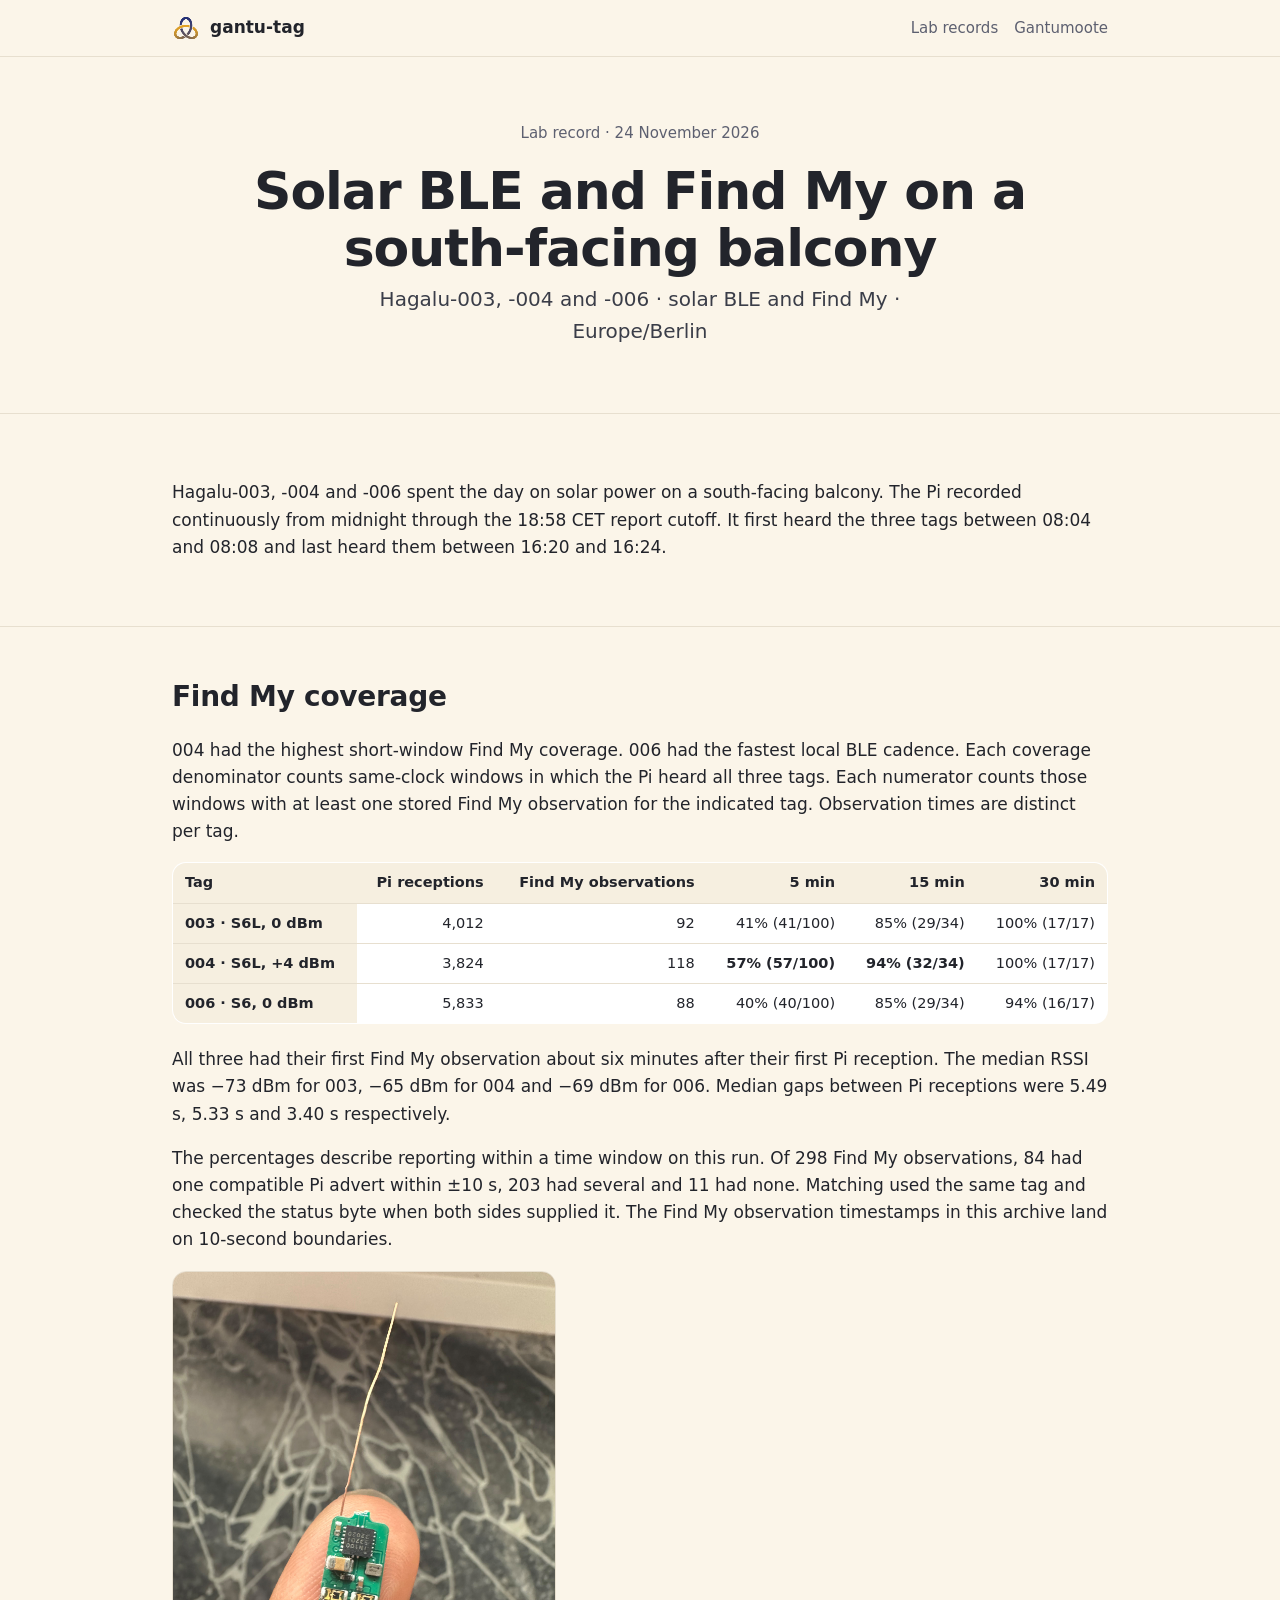
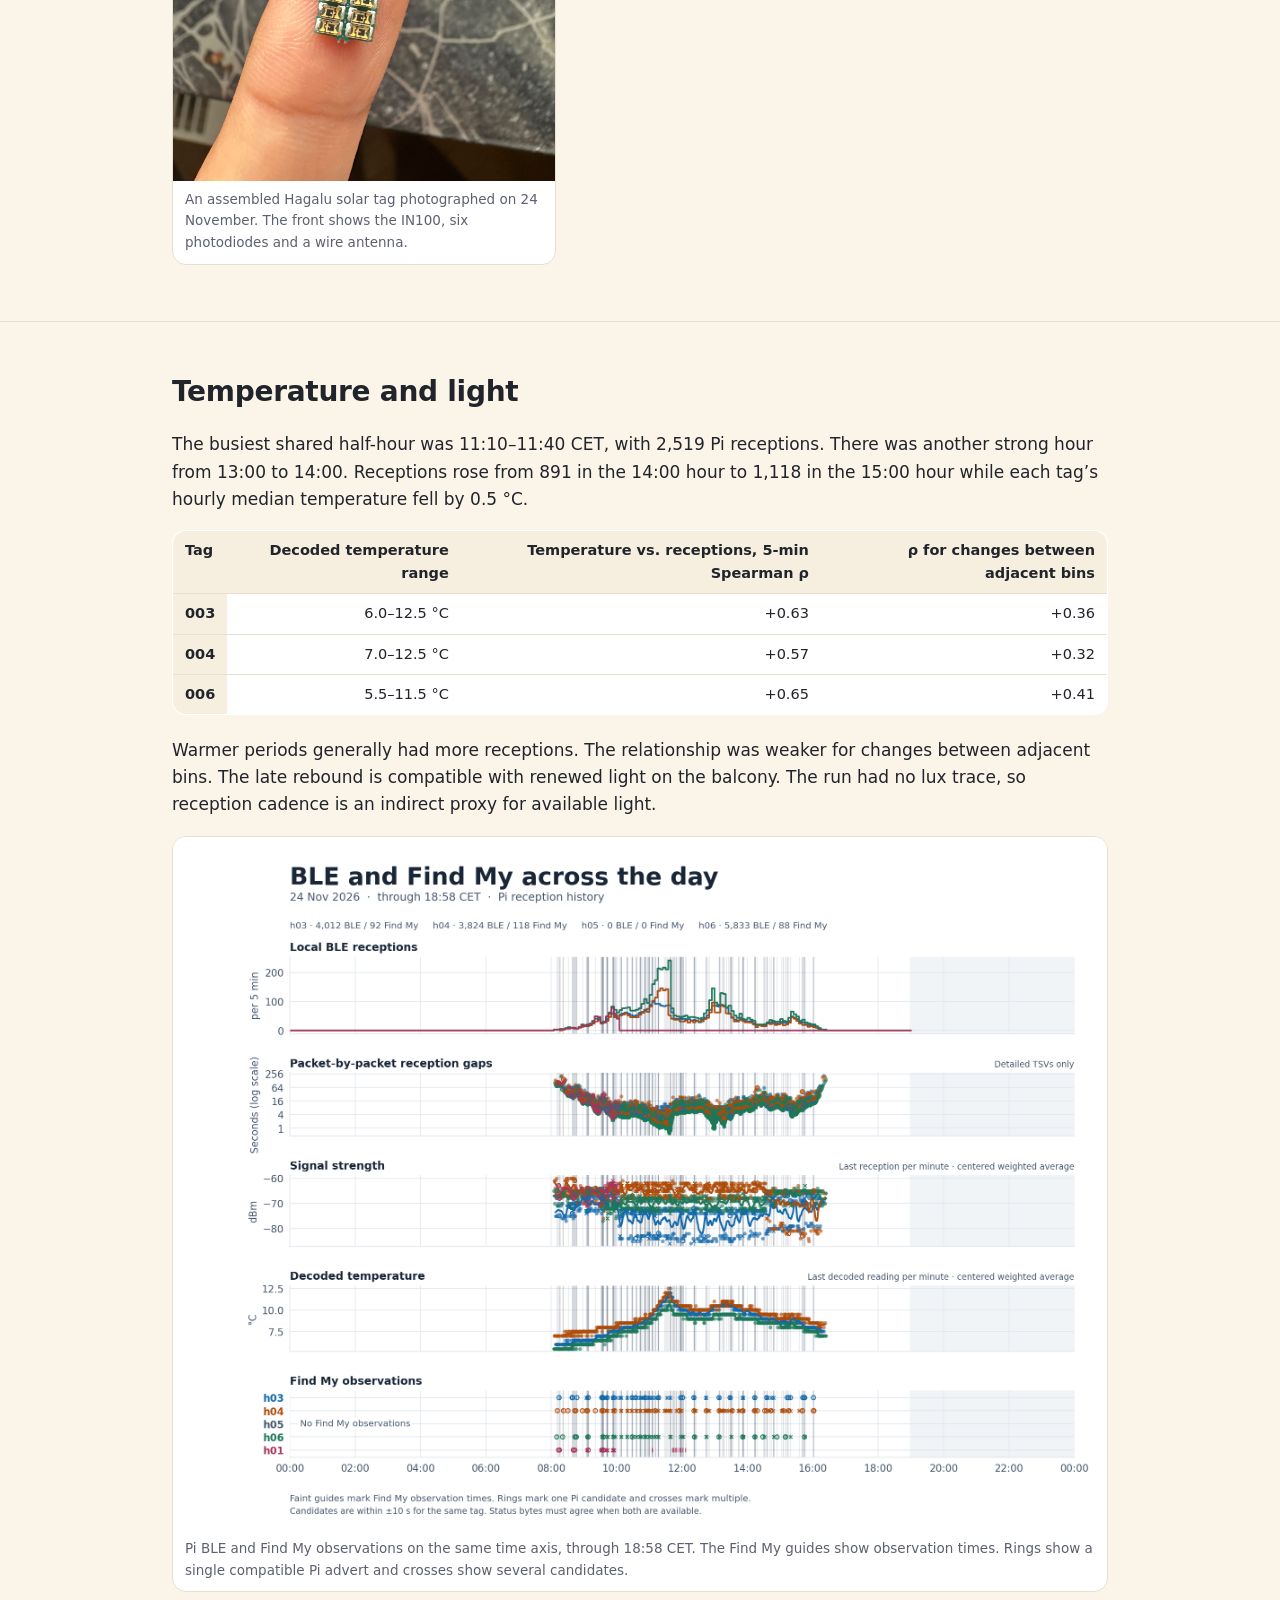
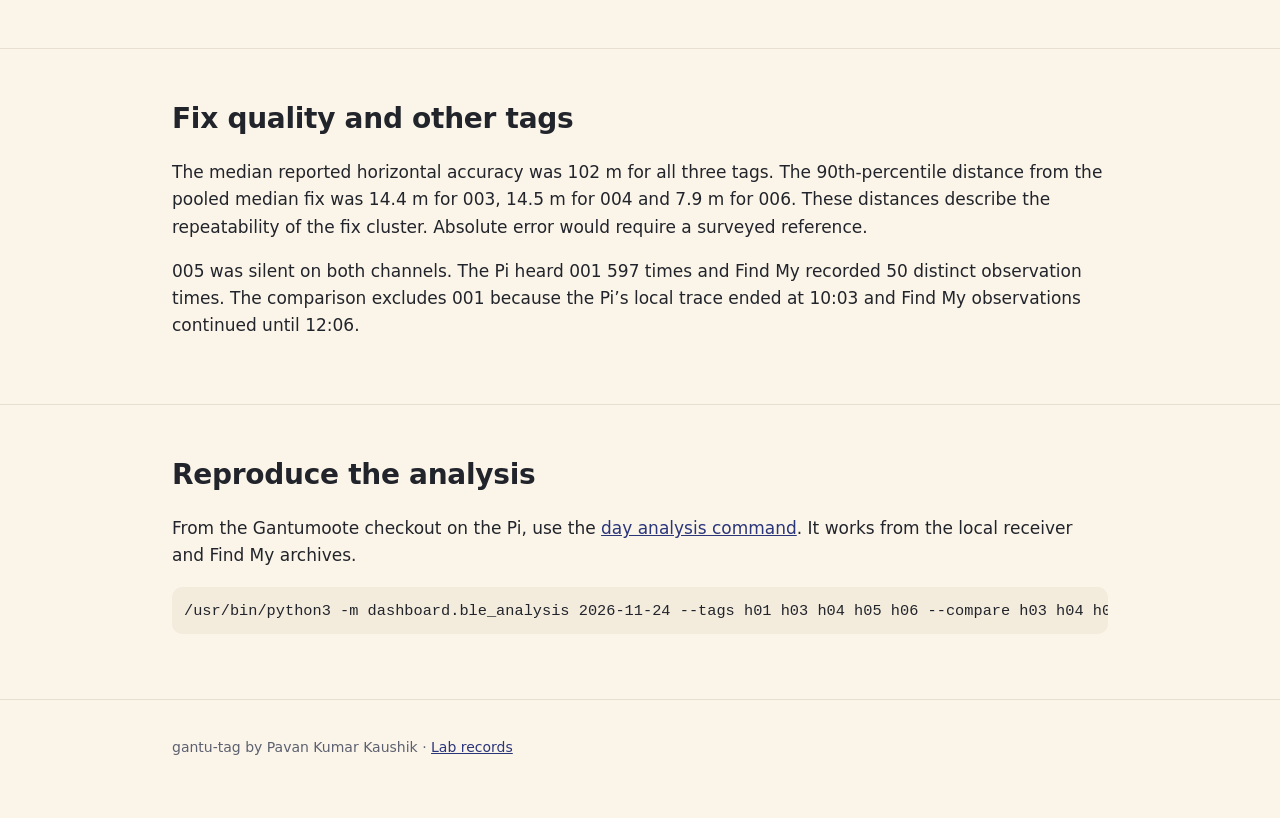
<file: lab-records/2026-11-24-balcony-find-my.html>
<!DOCTYPE html>
<html lang="en">
<head>
<meta charset="utf-8">
<meta name="viewport" content="width=device-width, initial-scale=1">
<title>Solar BLE and Find My on a south-facing balcony · gantu-tag lab record</title>
<meta name="description" content="A day of solar-powered Hagalu BLE reception, Find My reporting coverage and temperature on a south-facing balcony.">
<link rel="icon" type="image/svg+xml" href="../img/gantu.svg">
<link rel="stylesheet" href="../style.css">
</head>
<body class="guide lab-record">
<nav><div class="wrap">
  <a class="brand" href="../"><img src="../img/gantu.svg" alt="">gantu-tag</a>
  <div class="links"><a href="../#lab-records">Lab records</a><a href="https://github.com/pvnkmrksk/gantumoote" class="opt">Gantumoote</a></div>
</div></nav>
<header><div class="wrap">
  <p class="say">Lab record · <time datetime="2026-11-24">24 November 2026</time></p>
  <h1>Solar BLE and Find My on a south-facing balcony</h1>
  <p class="lede">Hagalu-003, -004 and -006 · solar BLE and Find My · Europe/Berlin</p>
</div></header>
<main>
<section><div class="wrap">
<p>Hagalu-003, -004 and -006 spent the day on solar power on a south-facing balcony. The Pi recorded continuously from midnight through the 18:58 CET report cutoff. It first heard the three tags between 08:04 and 08:08 and last heard them between 16:20 and 16:24.</p>
</div></section>
<section><div class="wrap">
<h2>Find My coverage</h2>
<p>004 had the highest short-window Find My coverage. 006 had the fastest local BLE cadence. Each coverage denominator counts same-clock windows in which the Pi heard all three tags. Each numerator counts those windows with at least one stored Find My observation for the indicated tag. Observation times are distinct per tag.</p>
<div class="tw" role="region" aria-label="Results table" tabindex="0"><table>
<thead>
<tr>
<th scope="col">Tag</th>
<th style="text-align: right;">Pi receptions</th>
<th style="text-align: right;">Find My observations</th>
<th style="text-align: right;">5 min</th>
<th style="text-align: right;">15 min</th>
<th style="text-align: right;">30 min</th>
</tr>
</thead>
<tbody>
<tr>
<th scope="row">003 · S6L, 0 dBm</th>
<td style="text-align: right;">4,012</td>
<td style="text-align: right;">92</td>
<td style="text-align: right;">41% (41/100)</td>
<td style="text-align: right;">85% (29/34)</td>
<td style="text-align: right;">100% (17/17)</td>
</tr>
<tr>
<th scope="row">004 · S6L, +4 dBm</th>
<td style="text-align: right;">3,824</td>
<td style="text-align: right;">118</td>
<td style="text-align: right;"><strong>57% (57/100)</strong></td>
<td style="text-align: right;"><strong>94% (32/34)</strong></td>
<td style="text-align: right;">100% (17/17)</td>
</tr>
<tr>
<th scope="row">006 · S6, 0 dBm</th>
<td style="text-align: right;">5,833</td>
<td style="text-align: right;">88</td>
<td style="text-align: right;">40% (40/100)</td>
<td style="text-align: right;">85% (29/34)</td>
<td style="text-align: right;">94% (16/17)</td>
</tr>
</tbody>
</table></div>
<p>All three had their first Find My observation about six minutes after their first Pi reception. The median RSSI was −73 dBm for 003, −65 dBm for 004 and −69 dBm for 006. Median gaps between Pi receptions were 5.49 s, 5.33 s and 3.40 s respectively.</p>
<p>The percentages describe reporting within a time window on this run. Of 298 Find My observations, 84 had one compatible Pi advert within ±10 s, 203 had several and 11 had none. Matching used the same tag and checked the status byte when both sides supplied it. The Find My observation timestamps in this archive land on 10-second boundaries.</p>
<div class="figs"><figure class="bench-photo">
  <a href="2026-11-24-hagalu-wire-antenna.jpg"><img src="2026-11-24-hagalu-wire-antenna.jpg" width="360" alt="An assembled Hagalu solar tag on a fingertip, with six photodiodes and a wire antenna."></a>
  <figcaption>An assembled Hagalu solar tag photographed on 24 November. The front shows the IN100, six photodiodes and a wire antenna.</figcaption>
</figure></div>
</div></section>
<section><div class="wrap">
<h2>Temperature and light</h2>
<p>The busiest shared half-hour was 11:10–11:40 CET, with 2,519 Pi receptions. There was another strong hour from 13:00 to 14:00. Receptions rose from 891 in the 14:00 hour to 1,118 in the 15:00 hour while each tag’s hourly median temperature fell by 0.5 °C.</p>
<div class="tw" role="region" aria-label="Results table" tabindex="0"><table>
<thead>
<tr>
<th scope="col">Tag</th>
<th style="text-align: right;">Decoded temperature range</th>
<th style="text-align: right;">Temperature vs. receptions, 5-min Spearman ρ</th>
<th style="text-align: right;">ρ for changes between adjacent bins</th>
</tr>
</thead>
<tbody>
<tr>
<th scope="row">003</th>
<td style="text-align: right;">6.0–12.5 °C</td>
<td style="text-align: right;">+0.63</td>
<td style="text-align: right;">+0.36</td>
</tr>
<tr>
<th scope="row">004</th>
<td style="text-align: right;">7.0–12.5 °C</td>
<td style="text-align: right;">+0.57</td>
<td style="text-align: right;">+0.32</td>
</tr>
<tr>
<th scope="row">006</th>
<td style="text-align: right;">5.5–11.5 °C</td>
<td style="text-align: right;">+0.65</td>
<td style="text-align: right;">+0.41</td>
</tr>
</tbody>
</table></div>
<p>Warmer periods generally had more receptions. The relationship was weaker for changes between adjacent bins. The late rebound is compatible with renewed light on the balcony. The run had no lux trace, so reception cadence is an indirect proxy for available light.</p>
<div class="figs"><figure>
  <a href="2026-11-24-balcony-ble-find-my.png"><img src="2026-11-24-balcony-ble-find-my.png" width="2080" height="1545" loading="lazy" alt="Day plot for five Hagalu tags showing BLE reception counts, packet gaps, RSSI, temperature and Find My observations. The main BLE peak is in late morning."></a>
  <figcaption>Pi BLE and Find My observations on the same time axis, through 18:58 CET. The Find My guides show observation times. Rings show a single compatible Pi advert and crosses show several candidates.</figcaption>
</figure></div>
</div></section>
<section><div class="wrap">
<h2>Fix quality and other tags</h2>
<p>The median reported horizontal accuracy was 102 m for all three tags. The 90th-percentile distance from the pooled median fix was 14.4 m for 003, 14.5 m for 004 and 7.9 m for 006. These distances describe the repeatability of the fix cluster. Absolute error would require a surveyed reference.</p>
<p>005 was silent on both channels. The Pi heard 001 597 times and Find My recorded 50 distinct observation times. The comparison excludes 001 because the Pi’s local trace ended at 10:03 and Find My observations continued until 12:06.</p>
</div></section>
<section><div class="wrap">
<h2>Reproduce the analysis</h2>
<p>From the Gantumoote checkout on the Pi, use the <a href="https://github.com/pvnkmrksk/gantumoote/commit/5f1006c">day analysis command</a>. It works from the local receiver and Find My archives.</p>
<pre><code class="language-sh">/usr/bin/python3 -m dashboard.ble_analysis 2026-11-24 --tags h01 h03 h04 h05 h06 --compare h03 h04 h06
</code></pre>
</div></section>
</main>
<footer><div class="wrap">gantu-tag by Pavan Kumar Kaushik · <a href="../#lab-records">Lab records</a></div></footer>
</body>
</html>
</file>
<file: style.css>
:root{--bg:#FBF5E9;--card:#fff;--ink:#22242b;--muted:#5d6070;--line:#e7dfcf;--ochre:#c98a12;--indigo:#2B357A;--code:#f3ecdd}
*{box-sizing:border-box}
html{scroll-behavior:smooth}
body{margin:0;background:var(--bg);color:var(--ink);font:17px/1.6 system-ui,-apple-system,"Segoe UI",Roboto,"Noto Sans","Noto Sans Kannada",sans-serif;-webkit-font-smoothing:antialiased}
a{color:var(--indigo)}
.wrap{max-width:980px;margin:0 auto;padding:0 22px}
nav{position:sticky;top:0;z-index:5;background:rgba(251,245,233,.92);backdrop-filter:blur(8px);border-bottom:1px solid var(--line)}
nav .wrap{display:flex;align-items:center;gap:18px;height:56px}
nav .brand{display:flex;align-items:center;gap:10px;font-weight:700;text-decoration:none;color:var(--ink);white-space:nowrap}
nav .brand img{width:28px;height:28px}
nav .links{margin-left:auto;display:flex;gap:16px;font-size:15px}
nav .links a{text-decoration:none;color:var(--muted);white-space:nowrap}
nav .links a:hover{color:var(--ink)}
@media(max-width:640px){nav .links a.opt{display:none}nav .links{gap:12px}}
header{padding:64px 0 40px;text-align:center}
header img.logo{width:132px;height:132px}
h1{font-size:clamp(34px,6vw,52px);line-height:1.1;margin:18px 0 6px;letter-spacing:-.02em}
h1 .kn{font-weight:500;color:var(--muted)}
.say{color:var(--muted);font-size:15px;margin:0 0 18px}
.lede{font-size:20px;max-width:640px;margin:0 auto 26px;color:#3a3d48}
.btns{display:flex;flex-wrap:wrap;gap:10px;justify-content:center}
.btn{display:inline-block;padding:10px 18px;border-radius:999px;text-decoration:none;font-weight:600;font-size:15px;border:1px solid var(--ink);color:var(--ink)}
.btn.primary{background:var(--ink);color:#fff}
.note{background:#fff4d6;border:1px solid #f0d58f;border-radius:12px;padding:12px 16px;font-size:15px;max-width:720px;margin:30px auto 0}
section{padding:48px 0;border-top:1px solid var(--line)}
h2{font-size:28px;margin:0 0 6px;letter-spacing:-.01em}
.sub{color:var(--muted);margin:0 0 24px}
.tags{display:grid;grid-template-columns:1fr 1fr;gap:22px}
@media(max-width:760px){.tags{grid-template-columns:1fr}}
.card{background:var(--card);border:1px solid var(--line);border-radius:18px;overflow:hidden}
.card .pics{display:grid;grid-template-columns:1fr 1fr;background:#24262c}
.card .pics img{width:100%;display:block;aspect-ratio:1;object-fit:cover}
.card .body{padding:18px 20px 20px}
.card h3{margin:0;font-size:22px}
.card h3 small{font-weight:500;color:var(--muted);font-size:16px;margin-left:6px}
.card .k{font-size:14px;color:var(--muted);margin:2px 0 12px}
dl{display:grid;grid-template-columns:max-content 1fr;gap:6px 14px;margin:0;font-size:15px}
dt{color:var(--muted)}dd{margin:0}
.panel img{width:100%;border-radius:14px;display:block;border:1px solid var(--line)}
.steps{display:grid;grid-template-columns:repeat(3,1fr);gap:18px;counter-reset:s}
@media(max-width:760px){.steps{grid-template-columns:1fr}}
.step{background:var(--card);border:1px solid var(--line);border-radius:16px;padding:18px 20px}
.step h3{margin:0 0 6px;font-size:18px}
.steps:not(.nonum) .step h3::before{counter-increment:s;content:counter(s);display:inline-grid;place-items:center;width:26px;height:26px;border-radius:50%;background:var(--ink);color:#fff;font-size:14px;margin-right:9px}
.step p{margin:0;font-size:15px;color:#3a3d48}
table{width:100%;border-collapse:collapse;font-size:14.5px;background:var(--card);border:1px solid var(--line);border-radius:14px;overflow:hidden}
th,td{text-align:left;padding:8px 12px;border-bottom:1px solid var(--line);vertical-align:top}
th{background:#f6efe0;font-weight:600}
tr:last-child td{border-bottom:0}
td.n,th.n{text-align:right;white-space:nowrap}
code{background:var(--code);padding:1px 6px;border-radius:6px;font-size:.9em;overflow-wrap:anywhere}
.tw{overflow-x:auto;margin-bottom:22px}
.bomgrid{display:grid;grid-template-columns:1fr;gap:6px}
h3.t{font-size:19px;margin:22px 0 10px}
.cost{display:grid;grid-template-columns:repeat(3,1fr);gap:16px;margin-bottom:20px}
@media(max-width:760px){.cost{grid-template-columns:1fr}}
.stat{background:var(--card);border:1px solid var(--line);border-radius:16px;padding:16px 18px}
.stat b{display:block;font-size:28px;letter-spacing:-.01em}
.stat span{color:var(--muted);font-size:14px}
.small{font-size:14px;color:var(--muted)}
footer{padding:36px 0 60px;border-top:1px solid var(--line);color:var(--muted);font-size:14px}
.name td:nth-child(2){font-size:18px}
/* guide page */
.toc{display:flex;flex-wrap:wrap;gap:8px;justify-content:center;margin:22px auto 0;max-width:820px}
.toc a{font-size:14px;padding:6px 12px;border:1px solid var(--line);border-radius:999px;background:var(--card);text-decoration:none;color:var(--ink)}
.toc a:hover{border-color:var(--ink)}
.guide h2 .n{display:inline-grid;place-items:center;width:34px;height:34px;border-radius:50%;background:var(--ink);color:#fff;font-size:17px;margin-right:10px;vertical-align:3px}
.guide ol,.guide ul{padding-left:22px}
.guide li{margin:6px 0}
.guide h3{font-size:19px;margin:26px 0 8px}
.figs{display:grid;grid-template-columns:repeat(auto-fit,minmax(240px,1fr));gap:16px;margin:16px 0 8px}
.figs figure{margin:0;background:var(--card);border:1px solid var(--line);border-radius:14px;overflow:hidden}
.figs img{width:100%;display:block}
.figs .bench-photo{max-width:24rem}
.lab-record .figs img{height:auto}
.lab-record pre{overflow-x:auto;background:var(--code);padding:10px 12px;border-radius:10px}
.lab-record pre code{padding:0;background:transparent}
.figs figcaption{font-size:13.5px;color:var(--muted);padding:8px 12px 10px}
.warn{background:#fdecea;border:1px solid #f1b8b0;border-radius:12px;padding:10px 14px;font-size:15px;margin:14px 0}
.tip{background:#eef1fb;border:1px solid #c9d0ef;border-radius:12px;padding:10px 14px;font-size:15px;margin:14px 0}
.dl{display:grid;grid-template-columns:repeat(auto-fit,minmax(260px,1fr));gap:12px;margin:14px 0}
.dl a{display:block;background:var(--card);border:1px solid var(--line);border-radius:14px;padding:12px 14px;text-decoration:none;color:var(--ink)}
.dl a:hover{border-color:var(--ink)}
.dl a b{display:block;font-size:15px}
.dl a span{font-size:13.5px;color:var(--muted)}
.tool{background:var(--card);border:1px solid var(--line);border-radius:18px;padding:18px 20px;margin:14px 0}
.tool h3{margin-top:0}
.tool label{display:block;font-size:14px;color:var(--muted);margin:10px 0 4px}
.tool input[type=text],.tool textarea{width:100%;font:15px ui-monospace,SFMono-Regular,Menlo,monospace;padding:9px 11px;border:1px solid var(--line);border-radius:10px;background:#fffdf8;color:var(--ink)}
.tool button{margin-top:12px;margin-right:8px;padding:9px 16px;border-radius:999px;border:1px solid var(--ink);background:var(--ink);color:#fff;font-weight:600;font-size:14.5px;cursor:pointer}
.tool button.ghost{background:transparent;color:var(--ink)}
.out{margin-top:12px;font-size:14.5px}
.out pre{white-space:pre-wrap;word-break:break-all;background:var(--code);padding:10px 12px;border-radius:10px;font-size:13px;margin:6px 0}
.err{color:#b3261e;font-weight:600}
.tabs{display:flex;gap:8px;margin-bottom:6px}
.tabs button{margin:0;background:transparent;color:var(--ink)}
.tabs button.on{background:var(--ink);color:#fff}
</file>
